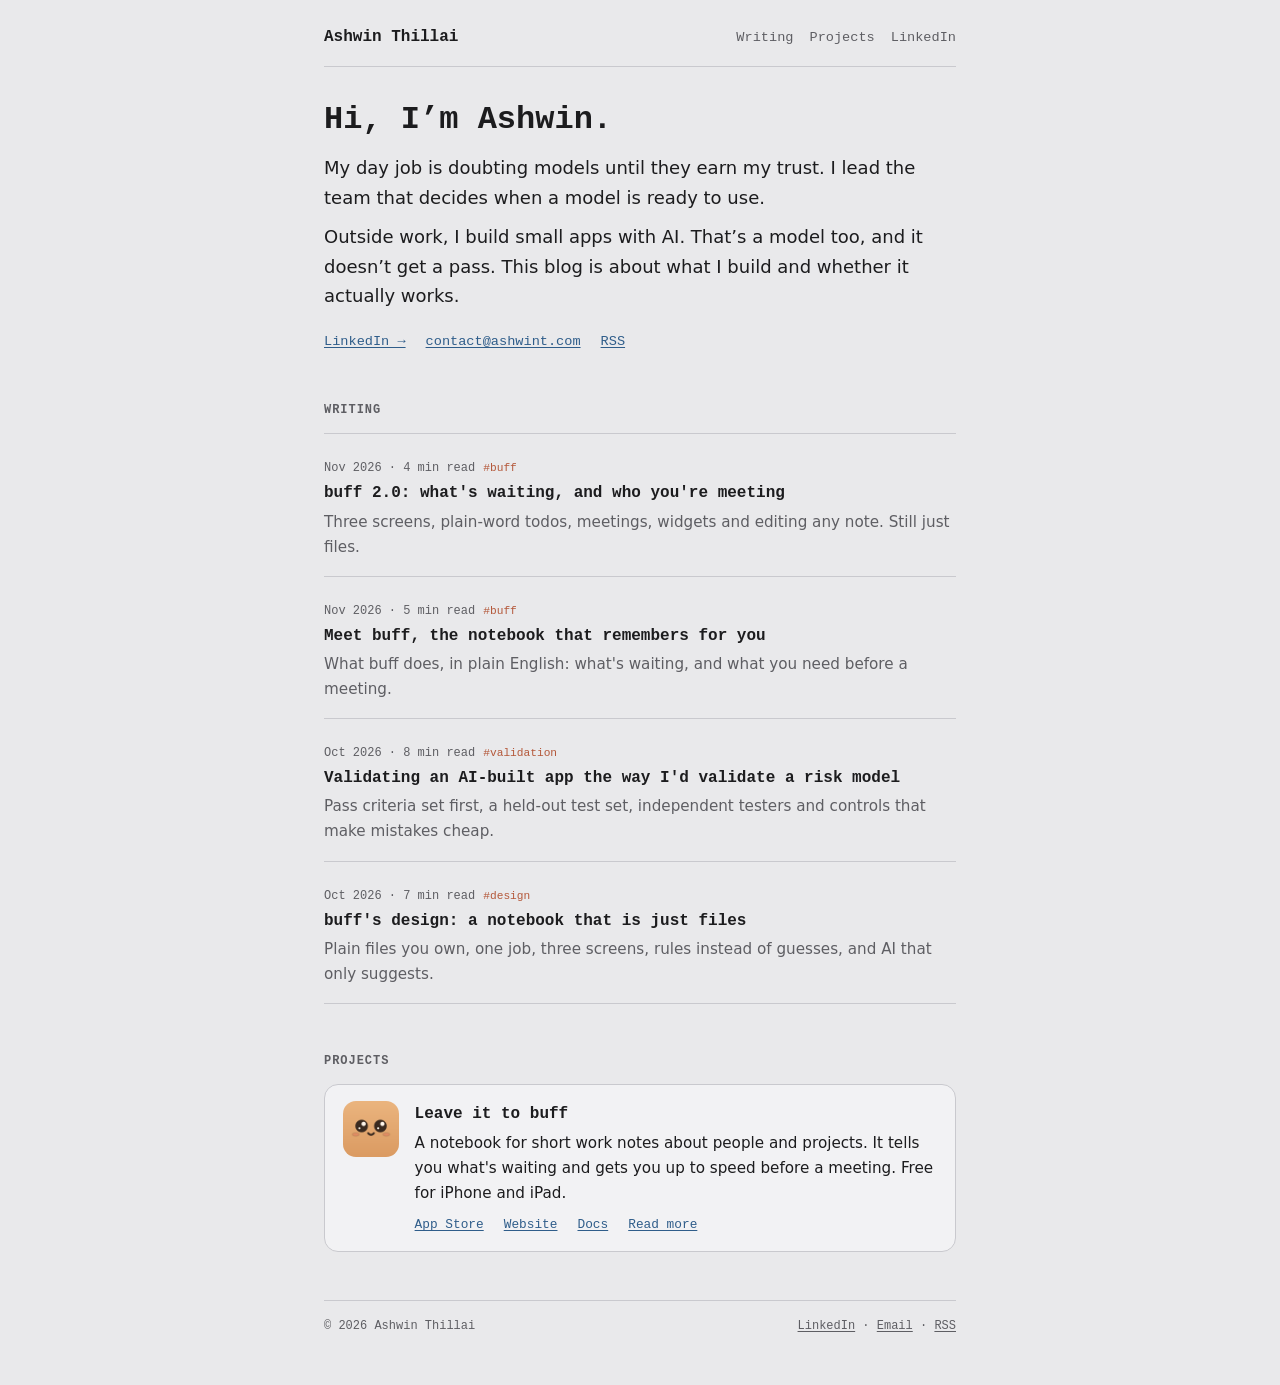
<file: index.html>
<!doctype html>
<html lang="en">
<head>
<meta charset="utf-8">
<meta name="viewport" content="width=device-width, initial-scale=1">
<title>Ashwin Thillai</title>
<meta name="description" content="Ashwin Thillai doubts models for a living and builds small apps with AI. I write about what I build and how I check that it works.">
<meta name="author" content="Ashwin Thillai">
<meta property="og:title" content="Ashwin Thillai">
<meta property="og:description" content="Writing about building and validating AI-built software.">
<meta property="og:url" content="https://ashwint.com/">
<meta name="color-scheme" content="light dark">
<link rel="icon" href="/favicon.svg" type="image/svg+xml">
<link rel="alternate" type="application/atom+xml" title="Ashwin Thillai — Writing" href="/writing/feed.xml">
<link rel="stylesheet" href="/writing/style.css?v=2">
</head>
<body>
<header class="site-header">
  <a class="name" href="/">Ashwin Thillai</a>
  <nav><a href="/writing/">Writing</a><a href="/#projects">Projects</a><a href="https://www.linkedin.com/in/ashwinthillai">LinkedIn</a></nav>
</header>

<section class="intro">
  <h1>Hi, I’m Ashwin.</h1>
  <p>My day job is doubting models until they earn my trust. I lead the team that decides when a model is ready to use.</p>
  <p>Outside work, I build small apps with AI. That’s a model too, and it doesn’t get a pass. This blog is about what I build and whether it actually works.</p>
  <ul class="links">
    <li><a href="https://www.linkedin.com/in/ashwinthillai">LinkedIn →</a></li>
    <li><a href="mailto:contact@ashwint.com">contact@ashwint.com</a></li>
    <li><a href="/writing/feed.xml">RSS</a></li>
  </ul>
</section>

<h2 class="eyebrow" id="writing">Writing</h2>
<ul class="posts">
  <li>
    <span class="post-meta">Nov 2026 · 4 min read</span><span class="tag">#buff</span>
    <h3><a href="/writing/buff-2/">buff 2.0: what's waiting, and who you're meeting</a></h3>
    <p>Three screens, plain-word todos, meetings, widgets and editing any note. Still just files.</p>
  </li>
  <li>
    <span class="post-meta">Nov 2026 · 5 min read</span><span class="tag">#buff</span>
    <h3><a href="/writing/meet-buff/">Meet buff, the notebook that remembers for you</a></h3>
    <p>What buff does, in plain English: what's waiting, and what you need before a meeting.</p>
  </li>
  <li>
    <span class="post-meta">Oct 2026 · 8 min read</span><span class="tag">#validation</span>
    <h3><a href="/writing/validating-buff/">Validating an AI-built app the way I'd validate a risk model</a></h3>
    <p>Pass criteria set first, a held-out test set, independent testers and controls that make mistakes cheap.</p>
  </li>
  <li>
    <span class="post-meta">Oct 2026 · 7 min read</span><span class="tag">#design</span>
    <h3><a href="/writing/buff-design/">buff's design: a notebook that is just files</a></h3>
    <p>Plain files you own, one job, three screens, rules instead of guesses, and AI that only suggests.</p>
  </li>
</ul>

<h2 class="eyebrow" id="projects">Projects</h2>
<div class="project">
  <img src="/assets/buff-icon.png" alt="">
  <div>
    <h3>Leave it to buff</h3>
    <p>A notebook for short work notes about people and projects. It tells you what's waiting and gets you up to speed before a meeting. Free for iPhone and iPad.</p>
    <ul class="links">
      <li><a href="https://apps.apple.com/app/leave-it-to-buff/id6819407778">App Store</a></li>
      <li><a href="/buff-app/">Website</a></li>
      <li><a href="/buff-app/docs/">Docs</a></li>
      <li><a href="/writing/meet-buff/">Read more</a></li>
    </ul>
  </div>
</div>

<footer class="site-footer">
  <span>© 2026 Ashwin Thillai</span>
  <span><a href="https://www.linkedin.com/in/ashwinthillai">LinkedIn</a> · <a href="mailto:contact@ashwint.com">Email</a> · <a href="/writing/feed.xml">RSS</a></span>
</footer>
</body>
</html>
</file>
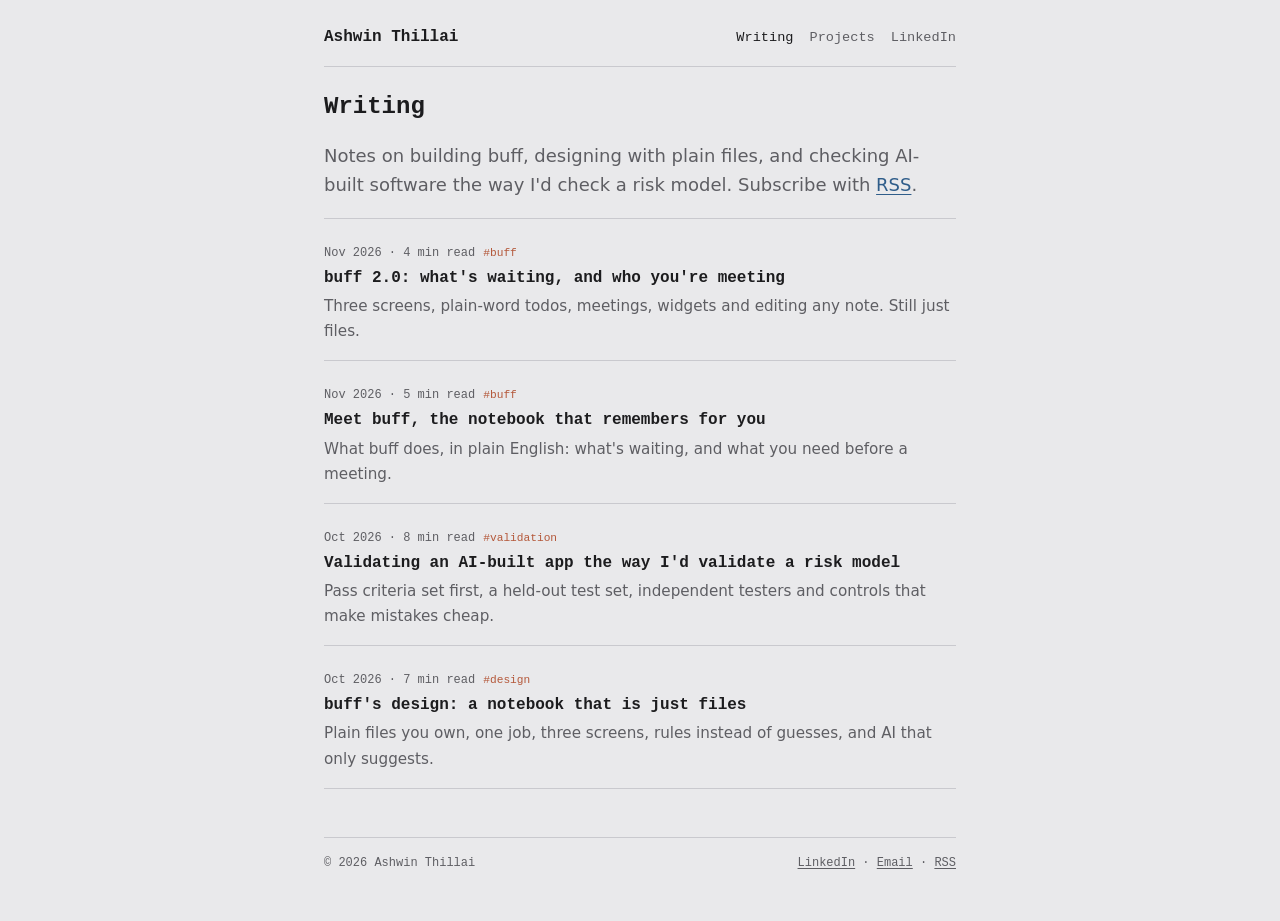
<file: writing/index.html>
<!doctype html>
<html lang="en">
<head>
<meta charset="utf-8">
<meta name="viewport" content="width=device-width, initial-scale=1">
<title>Writing · Ashwin Thillai</title>
<meta name="description" content="Writing by Ashwin Thillai about building and validating AI-built software.">
<meta name="color-scheme" content="light dark">
<link rel="icon" href="/favicon.svg" type="image/svg+xml">
<link rel="alternate" type="application/atom+xml" title="Ashwin Thillai — Writing" href="/writing/feed.xml">
<link rel="stylesheet" href="/writing/style.css?v=2">
</head>
<body>
<header class="site-header">
  <a class="name" href="/">Ashwin Thillai</a>
  <nav><a href="/writing/" aria-current="page">Writing</a><a href="/#projects">Projects</a><a href="https://www.linkedin.com/in/ashwinthillai">LinkedIn</a></nav>
</header>
<h1>Writing</h1>
<p class="quiet">Notes on building buff, designing with plain files, and checking AI-built software the way I'd check a risk model. Subscribe with <a href="/writing/feed.xml">RSS</a>.</p>
<ul class="posts">
  <li>
    <span class="post-meta">Nov 2026 · 4 min read</span><span class="tag">#buff</span>
    <h3><a href="/writing/buff-2/">buff 2.0: what's waiting, and who you're meeting</a></h3>
    <p>Three screens, plain-word todos, meetings, widgets and editing any note. Still just files.</p>
  </li>
  <li>
    <span class="post-meta">Nov 2026 · 5 min read</span><span class="tag">#buff</span>
    <h3><a href="/writing/meet-buff/">Meet buff, the notebook that remembers for you</a></h3>
    <p>What buff does, in plain English: what's waiting, and what you need before a meeting.</p>
  </li>
  <li>
    <span class="post-meta">Oct 2026 · 8 min read</span><span class="tag">#validation</span>
    <h3><a href="/writing/validating-buff/">Validating an AI-built app the way I'd validate a risk model</a></h3>
    <p>Pass criteria set first, a held-out test set, independent testers and controls that make mistakes cheap.</p>
  </li>
  <li>
    <span class="post-meta">Oct 2026 · 7 min read</span><span class="tag">#design</span>
    <h3><a href="/writing/buff-design/">buff's design: a notebook that is just files</a></h3>
    <p>Plain files you own, one job, three screens, rules instead of guesses, and AI that only suggests.</p>
  </li>
</ul>
<footer class="site-footer">
  <span>© 2026 Ashwin Thillai</span>
  <span><a href="https://www.linkedin.com/in/ashwinthillai">LinkedIn</a> · <a href="mailto:contact@ashwint.com">Email</a> · <a href="/writing/feed.xml">RSS</a></span>
</footer>
</body>
</html>
</file>
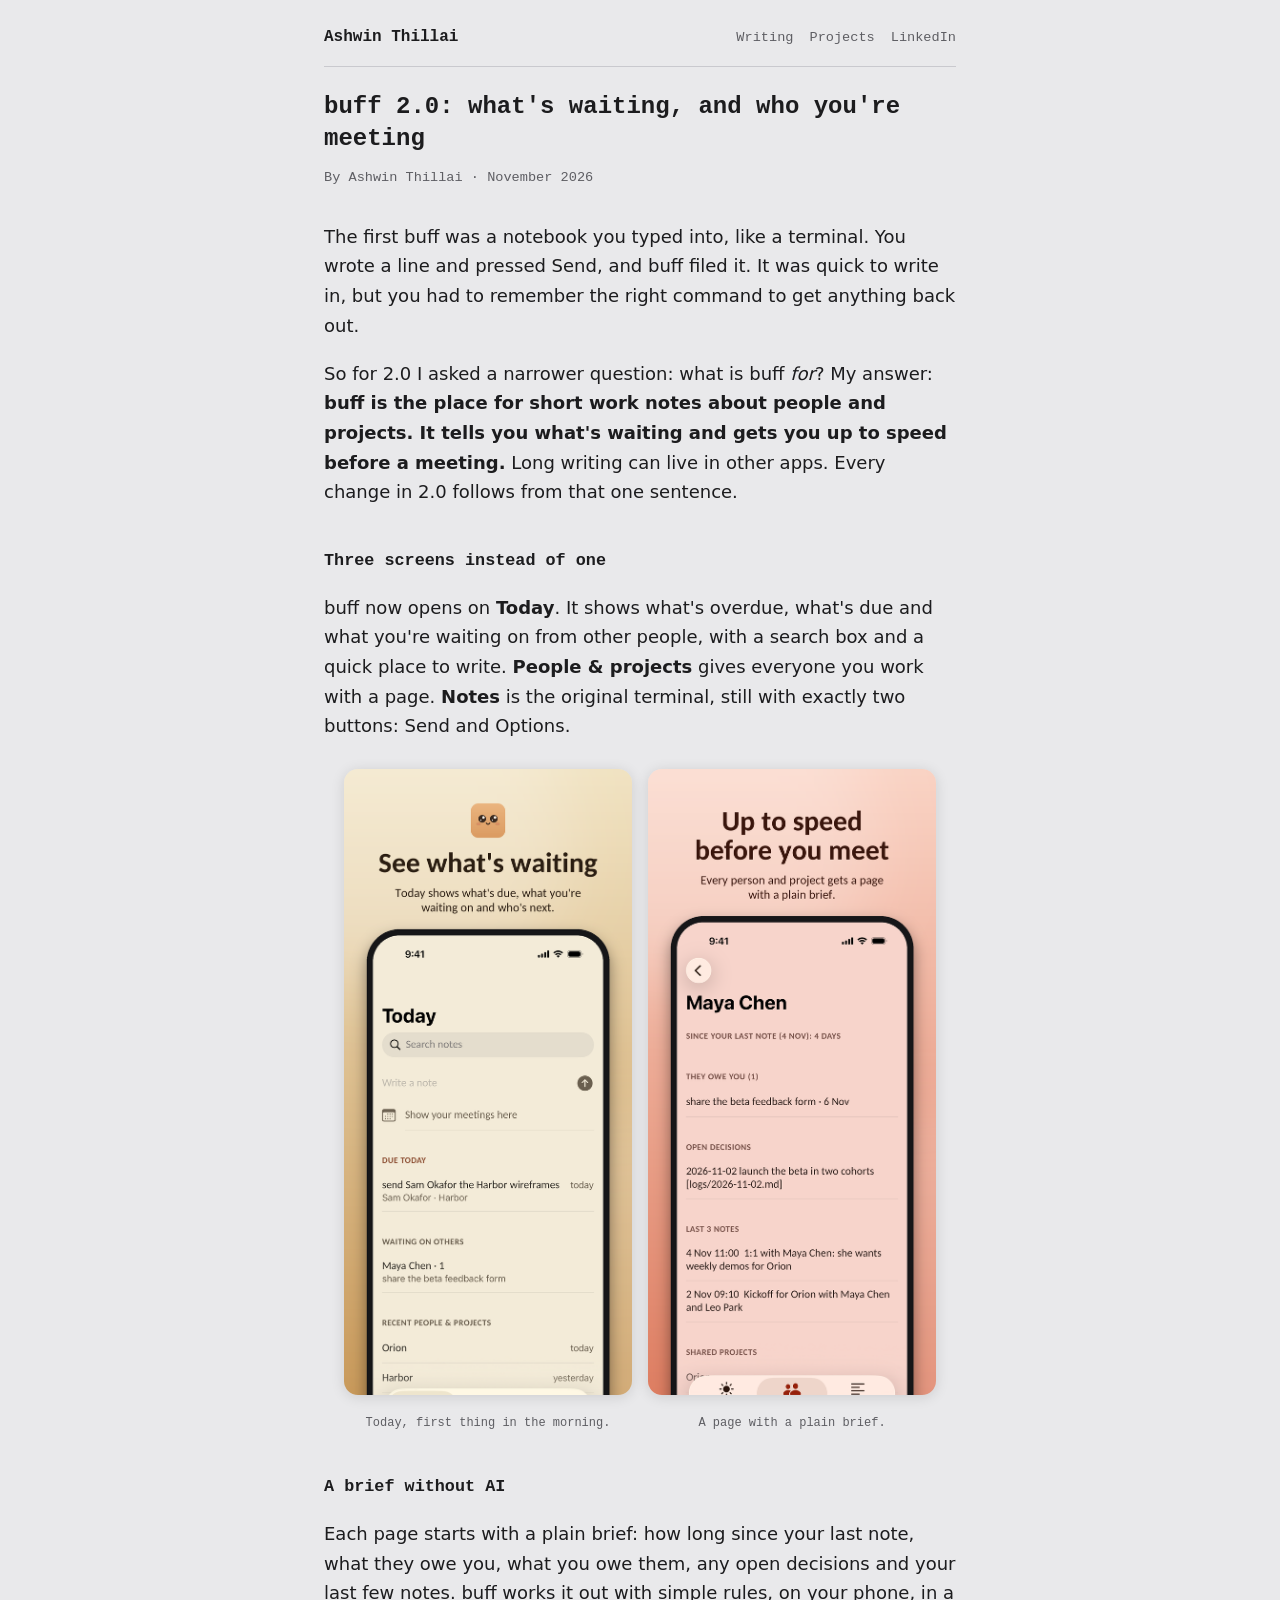
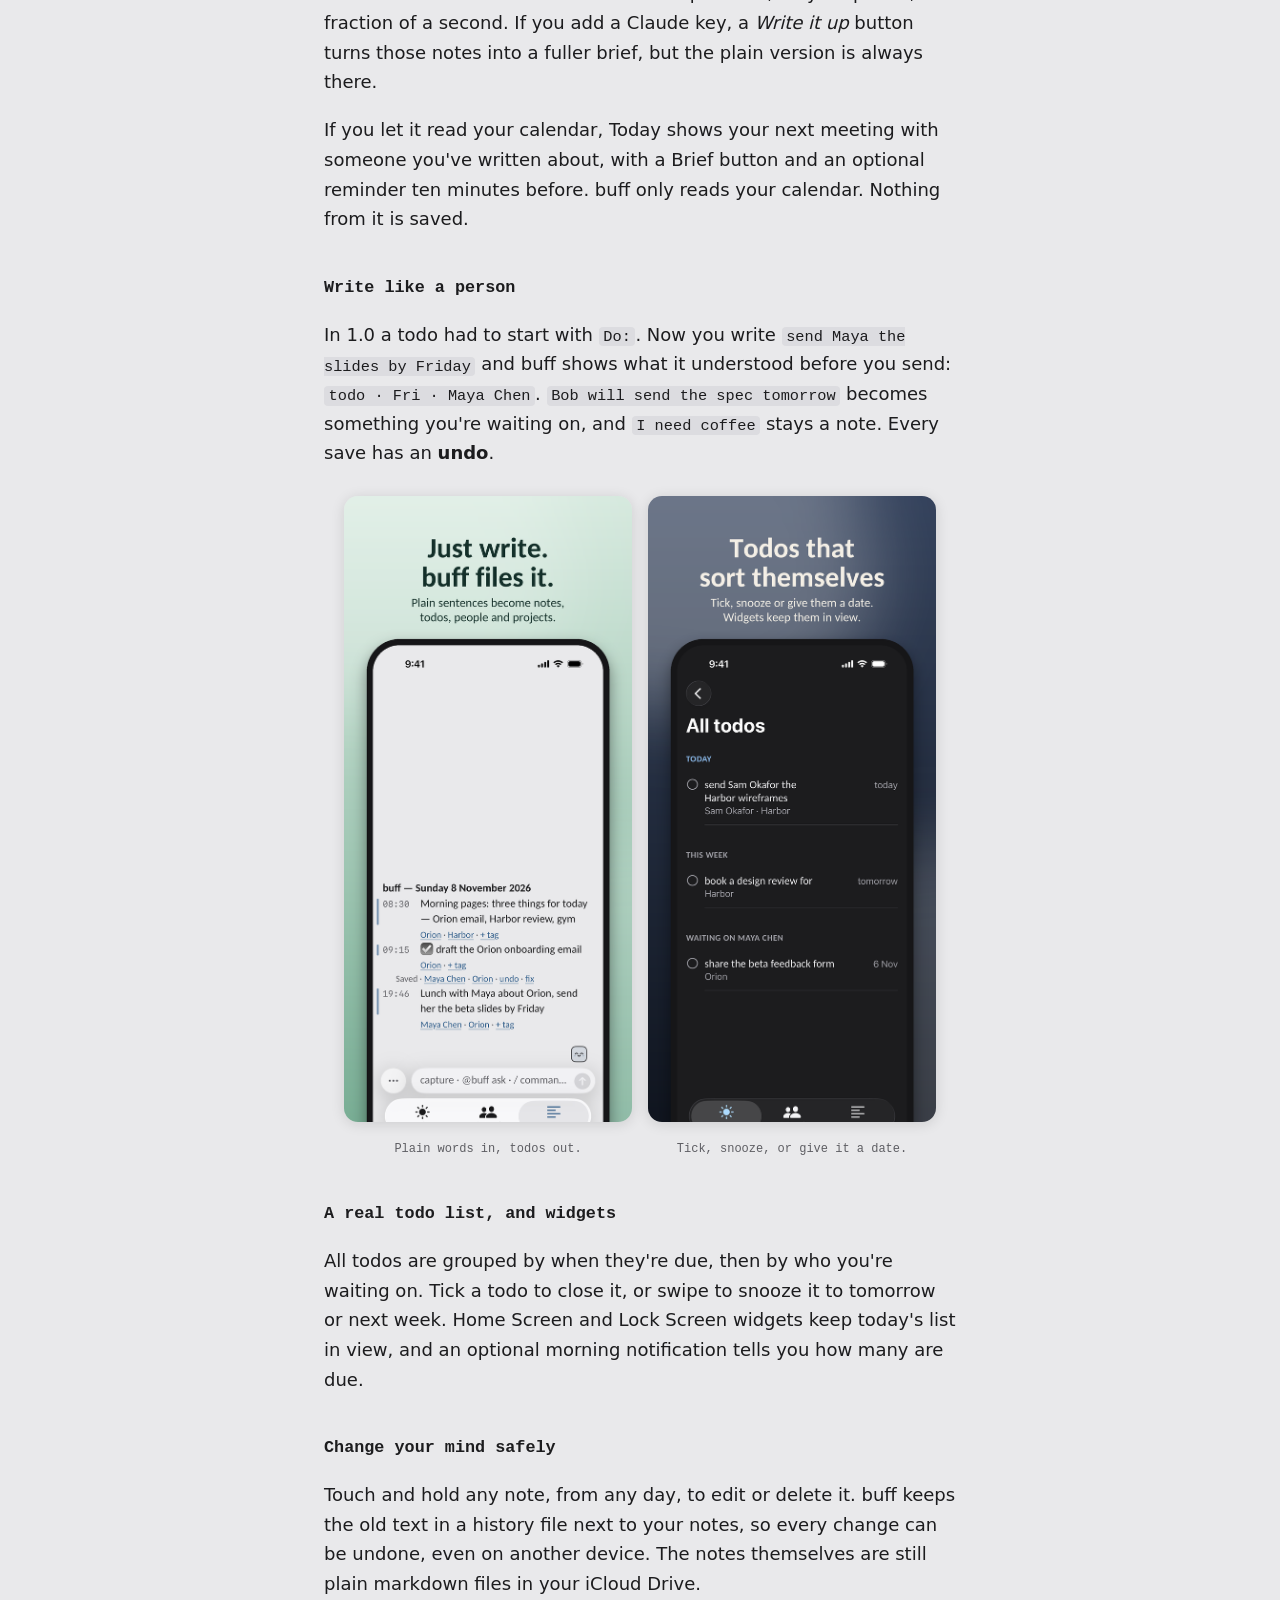
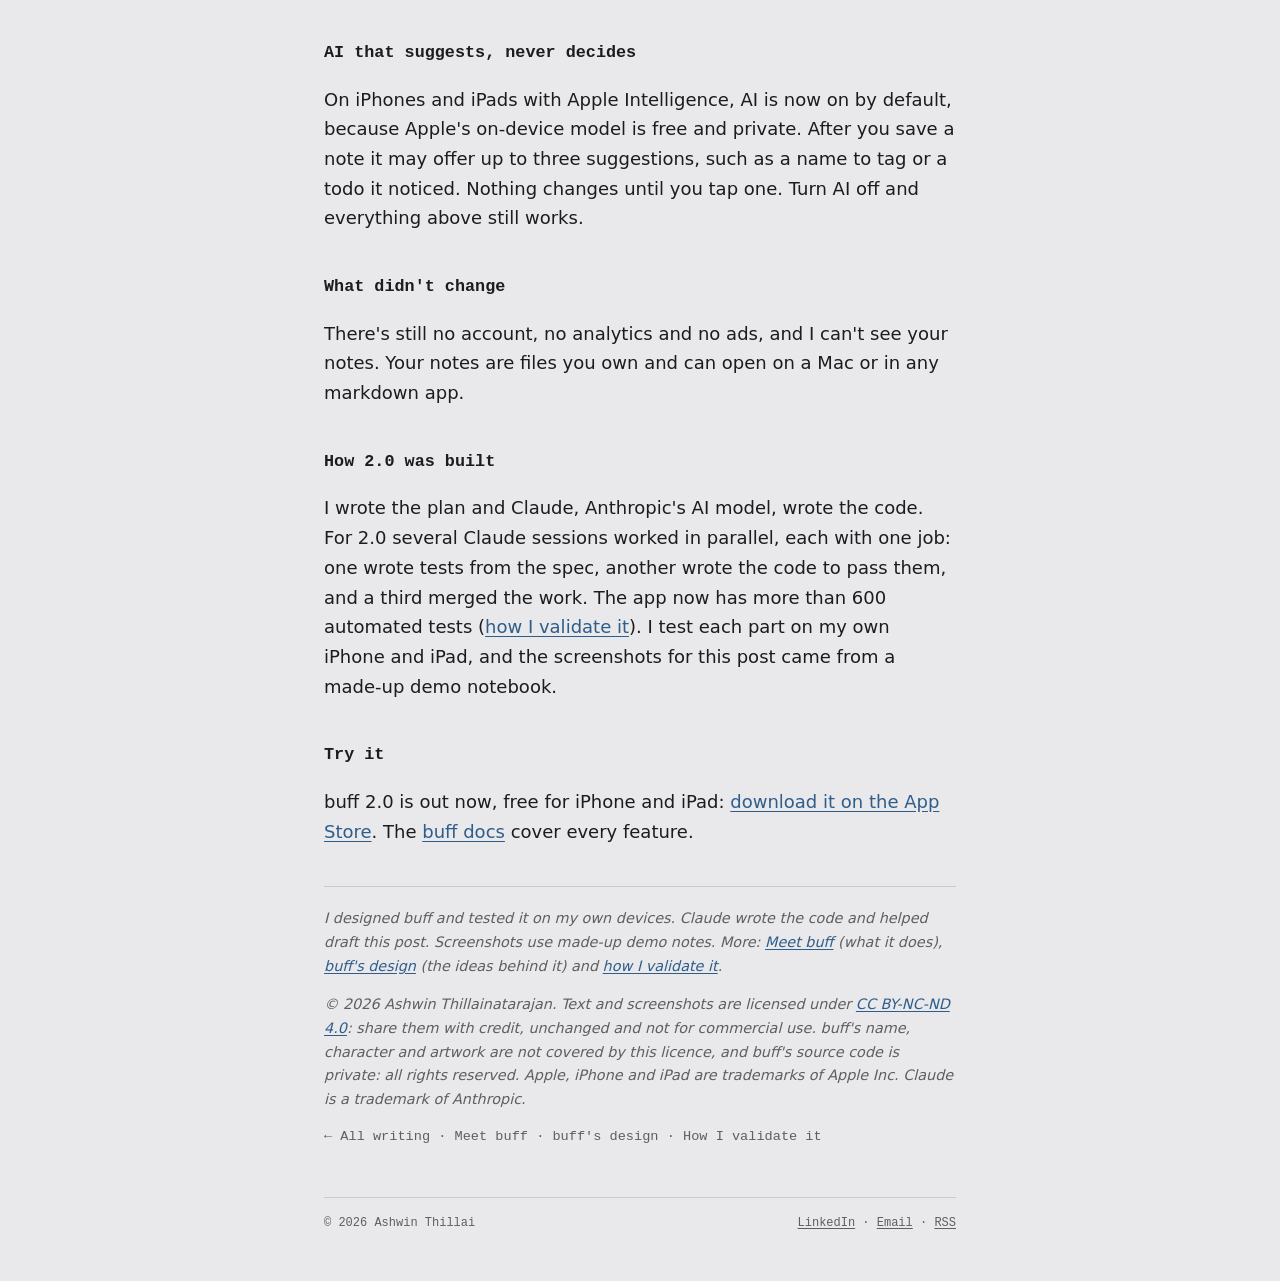
<file: writing/buff-2/index.html>
<!doctype html>
<html lang="en">
<head>
<meta charset="utf-8">
<meta name="viewport" content="width=device-width, initial-scale=1">
<title>buff 2.0: what's waiting, and who you're meeting · ashwinthillai</title>
<meta name="description" content="buff 2.0 turns a typed notebook into the place for short work notes about people and projects. It tells you what's waiting and gets you up to speed before a meeting.">
<meta name="author" content="Ashwin Thillai">
<meta property="og:title" content="buff 2.0: what's waiting, and who you're meeting">
<meta property="og:description" content="Three screens, plain-word todos, meetings, widgets and editing any note. Still just files.">
<meta property="og:image" content="https://ashwint.com/writing/assets/v2/01-today.png">
<meta name="color-scheme" content="light dark">
<link rel="icon" href="/favicon.svg" type="image/svg+xml">
<link rel="alternate" type="application/atom+xml" title="Ashwin Thillai — Writing" href="/writing/feed.xml">
<link rel="stylesheet" href="/writing/style.css?v=2">
</head>
<body>
<header class="site-header">
  <a class="name" href="/">Ashwin Thillai</a>
  <nav><a href="/writing/">Writing</a><a href="/#projects">Projects</a><a href="https://www.linkedin.com/in/ashwinthillai">LinkedIn</a></nav>
</header>

<h1>buff 2.0: what's waiting, and who you're meeting</h1>
<p class="byline">By Ashwin Thillai · November 2026</p>

<p>The first buff was a notebook you typed into, like a terminal. You wrote a line and pressed Send, and buff filed it. It was quick to write in, but you had to remember the right command to get anything back out.</p>

<p>So for 2.0 I asked a narrower question: what is buff <em>for</em>? My answer: <strong>buff is the place for short work notes about people and projects. It tells you what's waiting and gets you up to speed before a meeting.</strong> Long writing can live in other apps. Every change in 2.0 follows from that one sentence.</p>

<h2>Three screens instead of one</h2>

<p>buff now opens on <strong>Today</strong>. It shows what's overdue, what's due and what you're waiting on from other people, with a search box and a quick place to write. <strong>People &amp; projects</strong> gives everyone you work with a page. <strong>Notes</strong> is the original terminal, still with exactly two buttons: Send and Options.</p>

<figure class="pair">
  <div><img src="/writing/assets/v2/01-today.png" alt="Today: what's due, what you're waiting on and recent people and projects" loading="lazy"><figcaption>Today, first thing in the morning.</figcaption></div>
  <div><img src="/writing/assets/v2/02-page.png" alt="Maya Chen's page: what she owes you, open decisions and the last notes" loading="lazy"><figcaption>A page with a plain brief.</figcaption></div>
</figure>

<h2>A brief without AI</h2>

<p>Each page starts with a plain brief: how long since your last note, what they owe you, what you owe them, any open decisions and your last few notes. buff works it out with simple rules, on your phone, in a fraction of a second. If you add a Claude key, a <em>Write it up</em> button turns those notes into a fuller brief, but the plain version is always there.</p>

<p>If you let it read your calendar, Today shows your next meeting with someone you've written about, with a Brief button and an optional reminder ten minutes before. buff only reads your calendar. Nothing from it is saved.</p>

<h2>Write like a person</h2>

<p>In 1.0 a todo had to start with <code>Do:</code>. Now you write <code>send Maya the slides by Friday</code> and buff shows what it understood before you send: <code>todo · Fri · Maya Chen</code>. <code>Bob will send the spec tomorrow</code> becomes something you're waiting on, and <code>I need coffee</code> stays a note. Every save has an <strong>undo</strong>.</p>

<figure class="pair">
  <div><img src="/writing/assets/v2/04-capture.png" alt="A plain sentence saved as a note, with its todo, person and project" loading="lazy"><figcaption>Plain words in, todos out.</figcaption></div>
  <div><img src="/writing/assets/v2/03-todos.png" alt="All todos sorted into Today, This week and Waiting, in dark mode" loading="lazy"><figcaption>Tick, snooze, or give it a date.</figcaption></div>
</figure>

<h2>A real todo list, and widgets</h2>

<p>All todos are grouped by when they're due, then by who you're waiting on. Tick a todo to close it, or swipe to snooze it to tomorrow or next week. Home Screen and Lock Screen widgets keep today's list in view, and an optional morning notification tells you how many are due.</p>

<h2>Change your mind safely</h2>

<p>Touch and hold any note, from any day, to edit or delete it. buff keeps the old text in a history file next to your notes, so every change can be undone, even on another device. The notes themselves are still plain markdown files in your iCloud Drive.</p>

<h2>AI that suggests, never decides</h2>

<p>On iPhones and iPads with Apple Intelligence, AI is now on by default, because Apple's on-device model is free and private. After you save a note it may offer up to three suggestions, such as a name to tag or a todo it noticed. Nothing changes until you tap one. Turn AI off and everything above still works.</p>

<h2>What didn't change</h2>

<p>There's still no account, no analytics and no ads, and I can't see your notes. Your notes are files you own and can open on a Mac or in any markdown app.</p>

<h2>How 2.0 was built</h2>

<p>I wrote the plan and Claude, Anthropic's AI model, wrote the code. For 2.0 several Claude sessions worked in parallel, each with one job: one wrote tests from the spec, another wrote the code to pass them, and a third merged the work. The app now has more than 600 automated tests (<a href="/writing/validating-buff/">how I validate it</a>). I test each part on my own iPhone and iPad, and the screenshots for this post came from a made-up demo notebook.</p>

<h2>Try it</h2>

<p>buff 2.0 is out now, free for iPhone and iPad: <a href="https://apps.apple.com/app/leave-it-to-buff/id6819407778">download it on the App Store</a>. The <a href="/buff-app/docs/">buff docs</a> cover every feature.</p>

<hr>
<p class="note">I designed buff and tested it on my own devices. Claude wrote the code and helped draft this post. Screenshots use made-up demo notes. More: <a href="/writing/meet-buff/">Meet buff</a> (what it does), <a href="/writing/buff-design/">buff's design</a> (the ideas behind it) and <a href="/writing/validating-buff/">how I validate it</a>.</p>

<p class="note">© 2026 Ashwin Thillainatarajan. Text and screenshots are licensed under <a href="https://creativecommons.org/licenses/by-nc-nd/4.0/">CC BY-NC-ND 4.0</a>: share them with credit, unchanged and not for commercial use. buff's name, character and artwork are not covered by this licence, and buff's source code is private: all rights reserved. Apple, iPhone and iPad are trademarks of Apple Inc. Claude is a trademark of Anthropic.</p>

<p class="back"><a class="back" href="/writing/">← All writing</a> · <a class="back" href="/writing/meet-buff/">Meet buff</a> · <a class="back" href="/writing/buff-design/">buff's design</a> · <a class="back" href="/writing/validating-buff/">How I validate it</a></p>
<footer class="site-footer">
  <span>© 2026 Ashwin Thillai</span>
  <span><a href="https://www.linkedin.com/in/ashwinthillai">LinkedIn</a> · <a href="mailto:contact@ashwint.com">Email</a> · <a href="/writing/feed.xml">RSS</a></span>
</footer>
</body>
</html>
</file>
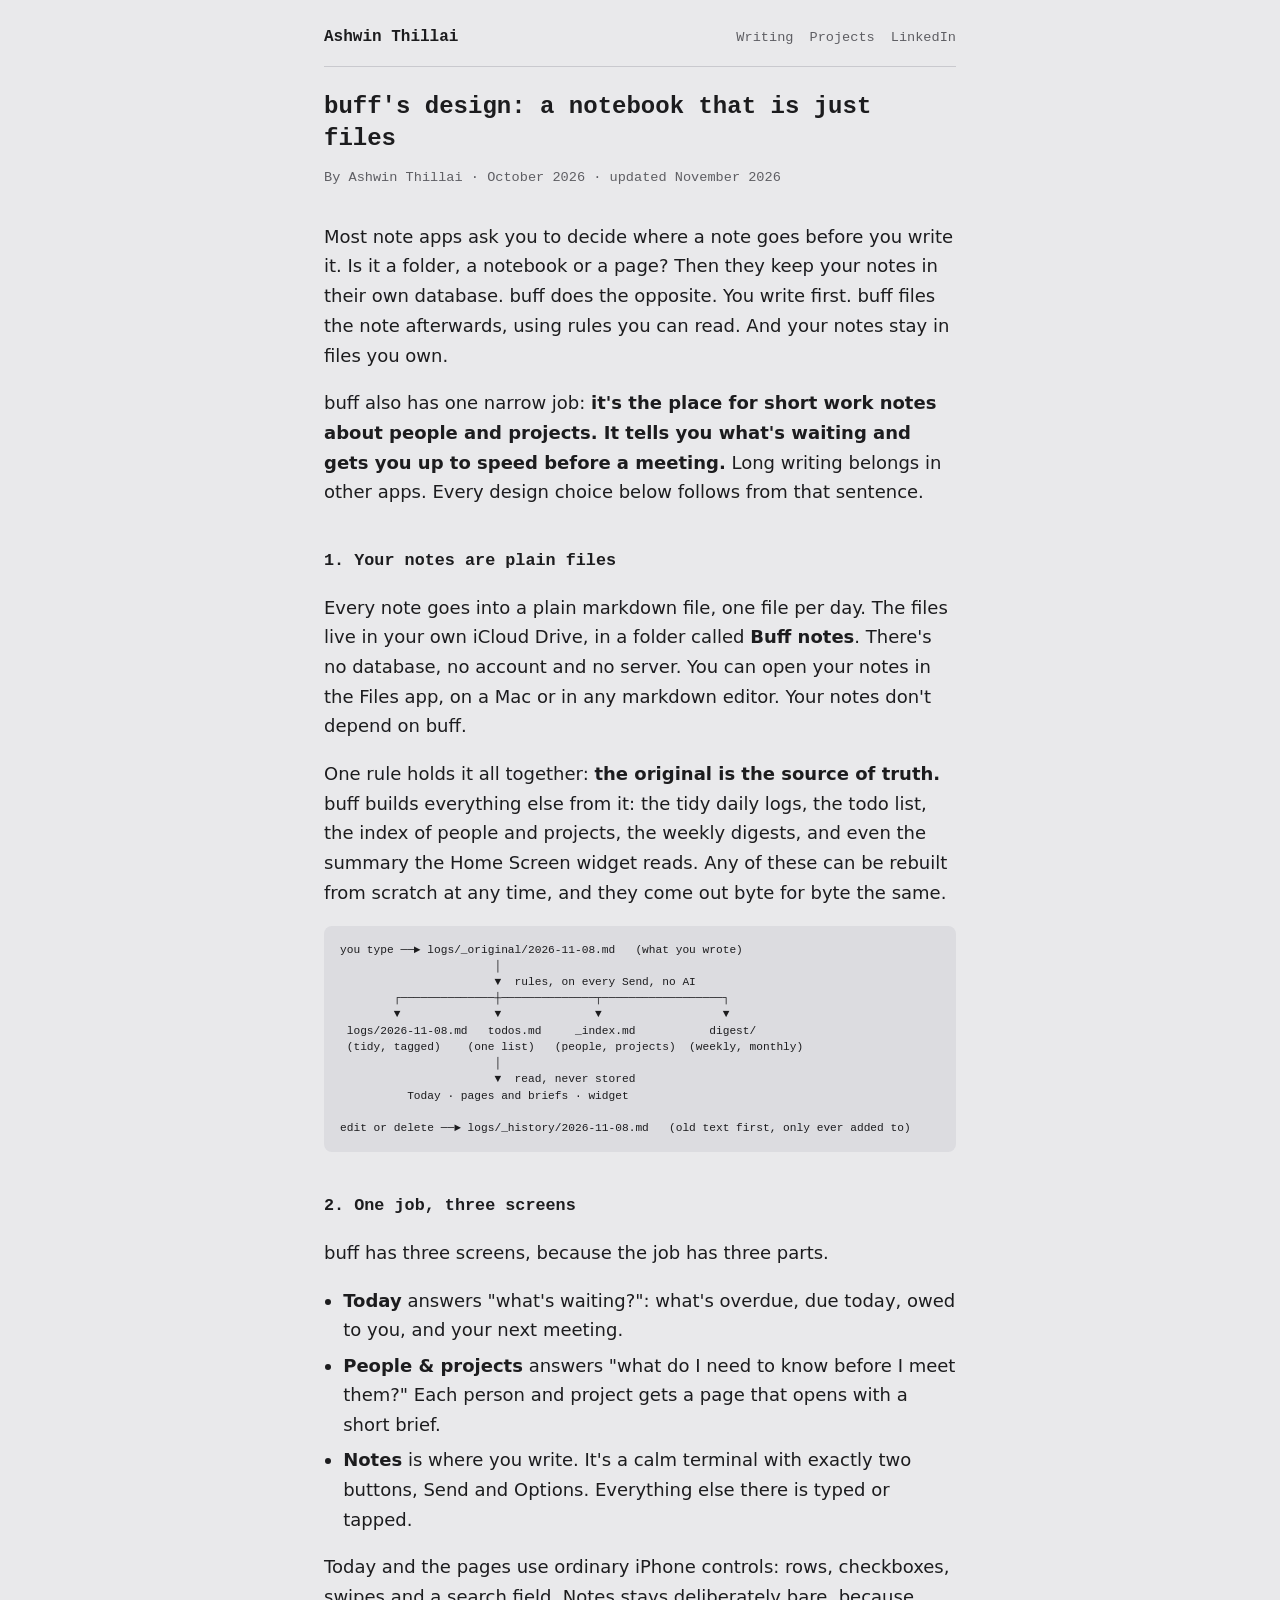
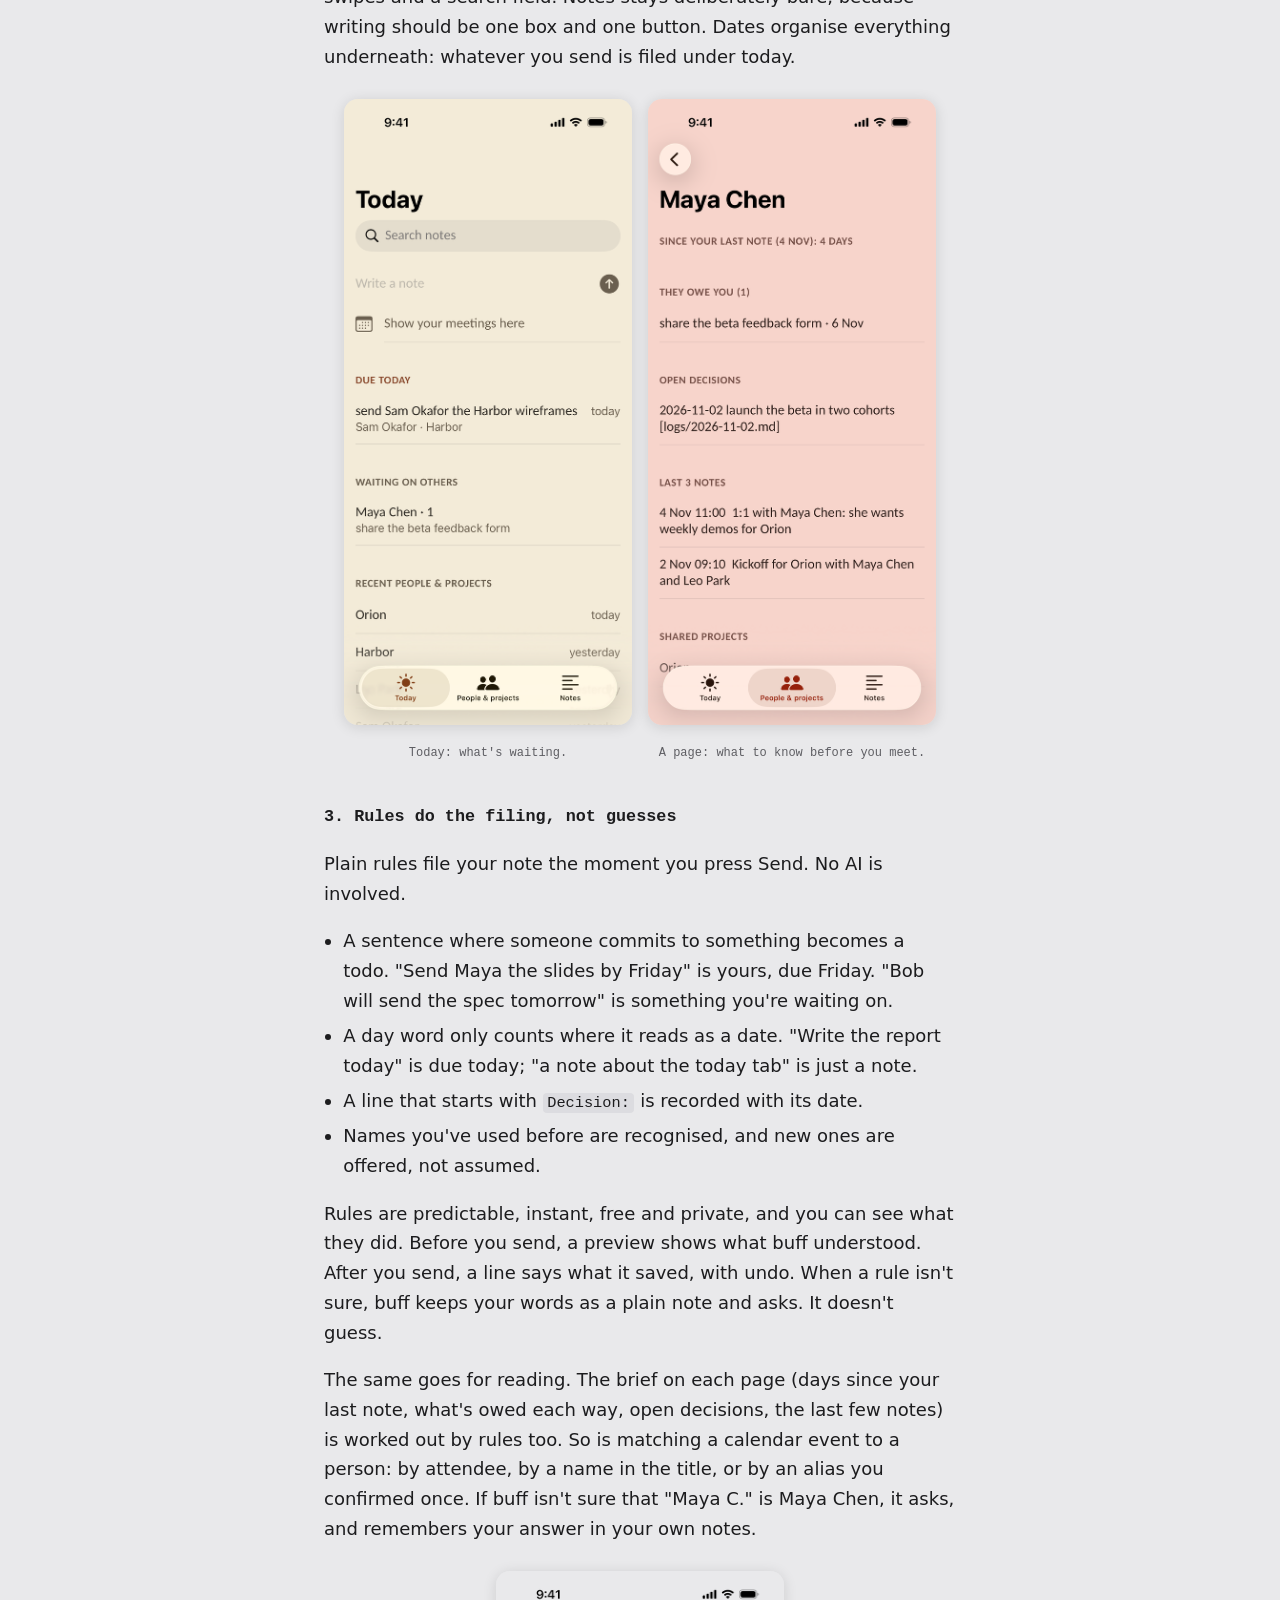
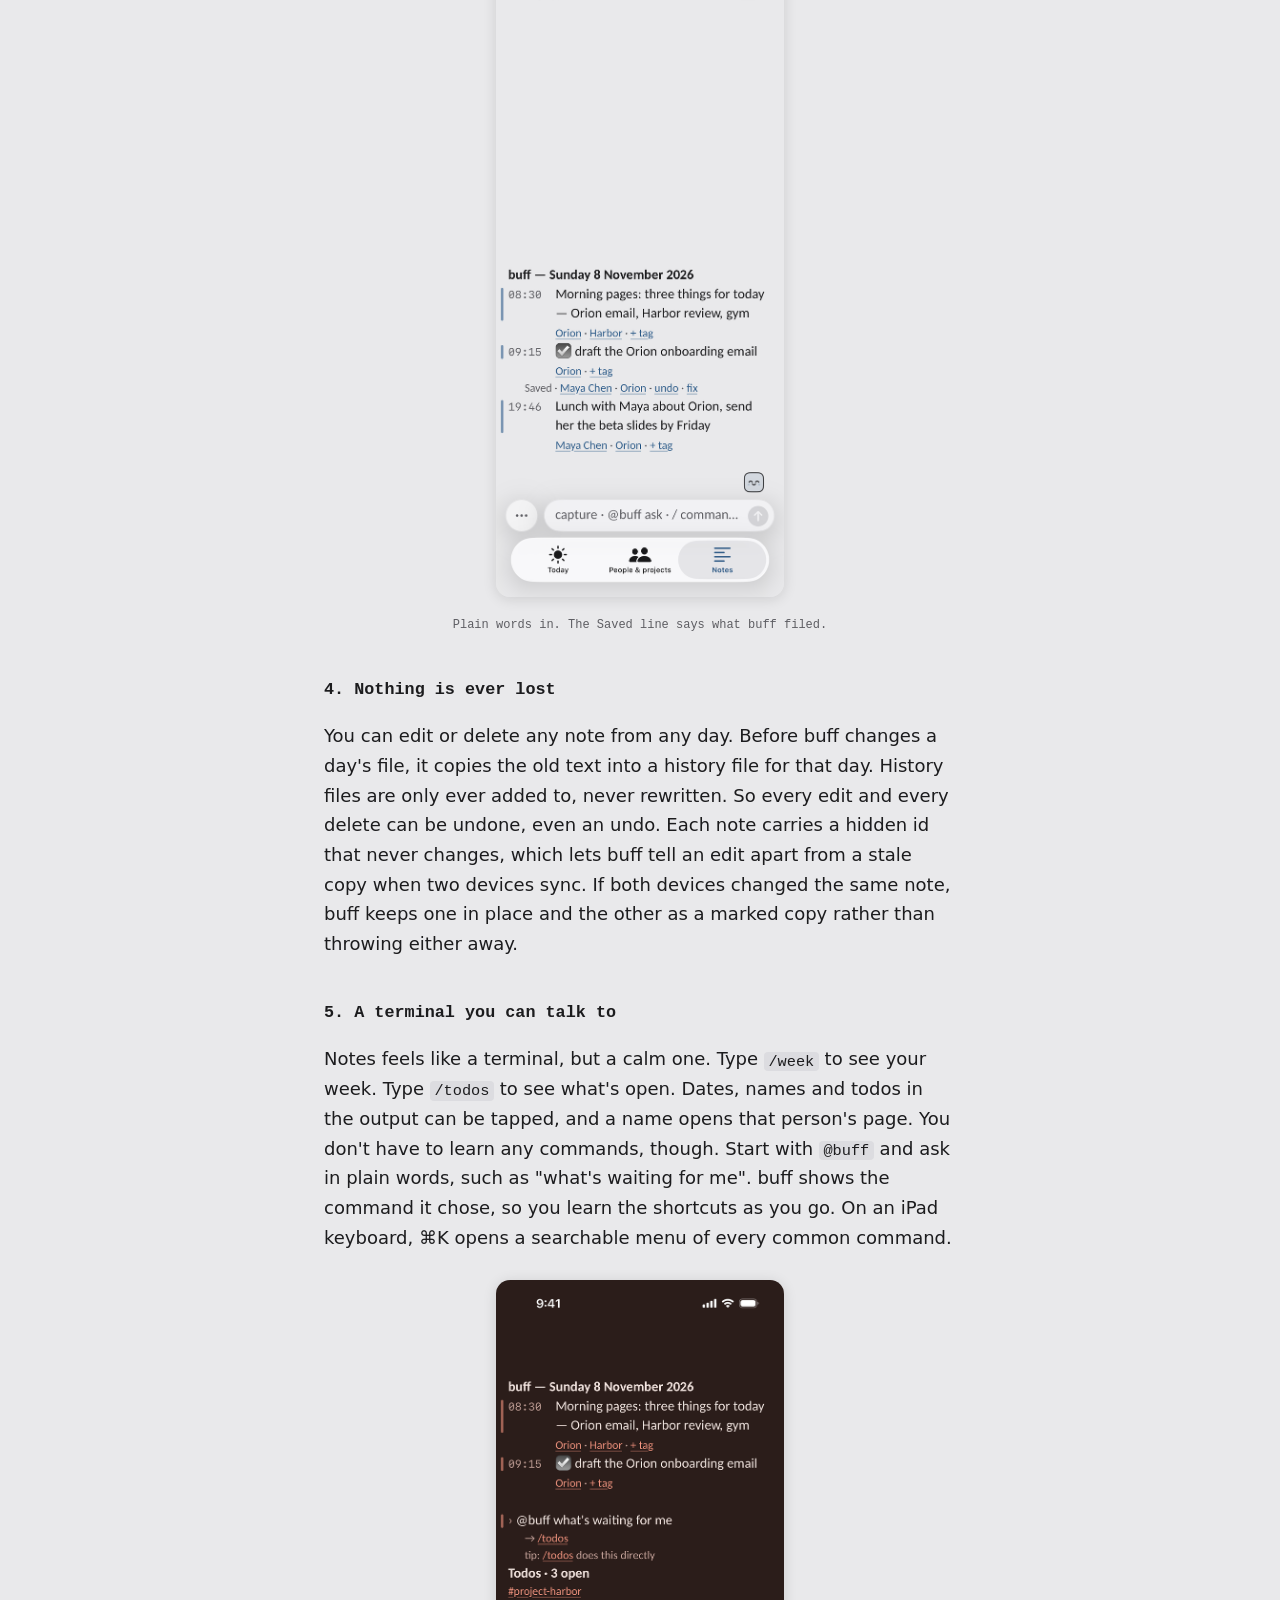
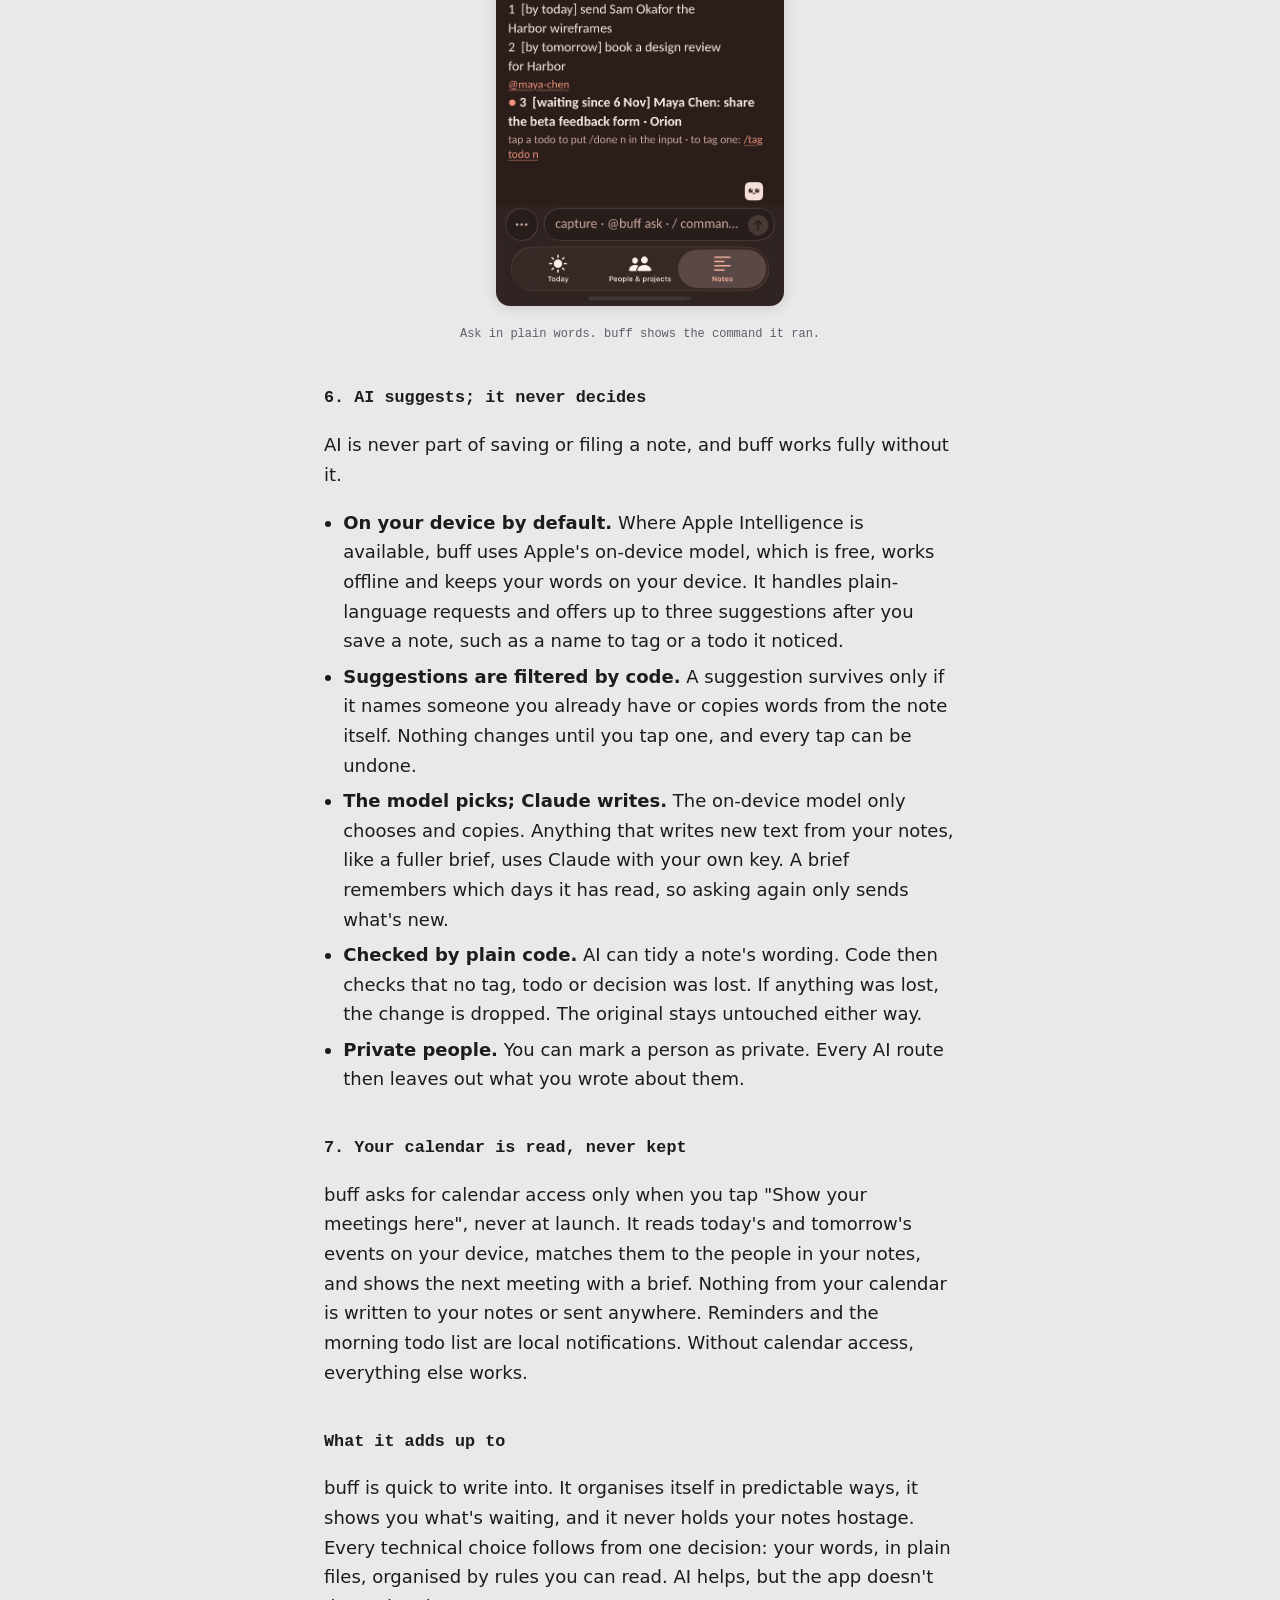
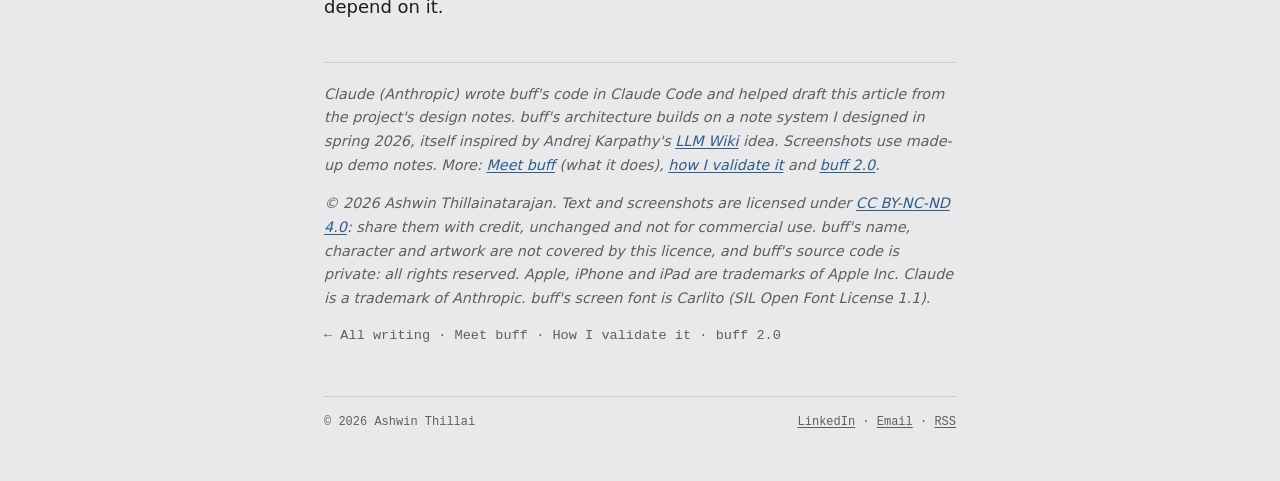
<file: writing/buff-design/index.html>
<!doctype html>
<html lang="en">
<head>
<meta charset="utf-8">
<meta name="viewport" content="width=device-width, initial-scale=1">
<title>buff's design: a notebook that is just files · ashwinthillai</title>
<meta name="description" content="What makes buff different from other note apps: plain files you own, one job, three screens, rules instead of guesses, nothing ever lost, and AI that only suggests.">
<meta name="author" content="Ashwin Thillai">
<meta name="color-scheme" content="light dark">
<link rel="icon" href="/favicon.svg" type="image/svg+xml">
<link rel="alternate" type="application/atom+xml" title="Ashwin Thillai — Writing" href="/writing/feed.xml">
<link rel="stylesheet" href="/writing/style.css?v=2">
</head>
<body>
<header class="site-header">
  <a class="name" href="/">Ashwin Thillai</a>
  <nav><a href="/writing/">Writing</a><a href="/#projects">Projects</a><a href="https://www.linkedin.com/in/ashwinthillai">LinkedIn</a></nav>
</header>

<h1>buff's design: a notebook that is just files</h1>
<p class="byline">By Ashwin Thillai · October 2026 · updated November 2026</p>

<p>Most note apps ask you to decide where a note goes before you write it. Is it a folder, a notebook or a page? Then they keep your notes in their own database. buff does the opposite. You write first. buff files the note afterwards, using rules you can read. And your notes stay in files you own.</p>

<p>buff also has one narrow job: <strong>it's the place for short work notes about people and projects. It tells you what's waiting and gets you up to speed before a meeting.</strong> Long writing belongs in other apps. Every design choice below follows from that sentence.</p>

<h2>1. Your notes are plain files</h2>

<p>Every note goes into a plain markdown file, one file per day. The files live in your own iCloud Drive, in a folder called <strong>Buff notes</strong>. There's no database, no account and no server. You can open your notes in the Files app, on a Mac or in any markdown editor. Your notes don't depend on buff.</p>

<p>One rule holds it all together: <strong>the original is the source of truth.</strong> buff builds everything else from it: the tidy daily logs, the todo list, the index of people and projects, the weekly digests, and even the summary the Home Screen widget reads. Any of these can be rebuilt from scratch at any time, and they come out byte for byte the same.</p>

<pre>you type ──► logs/_original/2026-11-08.md   (what you wrote)
                       │
                       ▼  rules, on every Send, no AI
        ┌──────────────┼──────────────┬──────────────────┐
        ▼              ▼              ▼                  ▼
 logs/2026-11-08.md   todos.md     _index.md           digest/
 (tidy, tagged)    (one list)   (people, projects)  (weekly, monthly)
                       │
                       ▼  read, never stored
          Today · pages and briefs · widget

edit or delete ──► logs/_history/2026-11-08.md   (old text first, only ever added to)</pre>

<h2>2. One job, three screens</h2>

<p>buff has three screens, because the job has three parts.</p>
<ul>
  <li><strong>Today</strong> answers "what's waiting?": what's overdue, due today, owed to you, and your next meeting.</li>
  <li><strong>People &amp; projects</strong> answers "what do I need to know before I meet them?" Each person and project gets a page that opens with a short brief.</li>
  <li><strong>Notes</strong> is where you write. It's a calm terminal with exactly two buttons, Send and Options. Everything else there is typed or tapped.</li>
</ul>
<p>Today and the pages use ordinary iPhone controls: rows, checkboxes, swipes and a search field. Notes stays deliberately bare, because writing should be one box and one button. Dates organise everything underneath: whatever you send is filed under today.</p>

<figure class="pair">
  <div><img src="/writing/assets/screens/01-today.png" alt="Today: what's due, what you're waiting on and recent people and projects" loading="lazy"><figcaption>Today: what's waiting.</figcaption></div>
  <div><img src="/writing/assets/screens/02-page.png" alt="Maya Chen's page with a brief: what she owes you, open decisions and the last notes" loading="lazy"><figcaption>A page: what to know before you meet.</figcaption></div>
</figure>

<h2>3. Rules do the filing, not guesses</h2>

<p>Plain rules file your note the moment you press Send. No AI is involved.</p>
<ul>
  <li>A sentence where someone commits to something becomes a todo. "Send Maya the slides by Friday" is yours, due Friday. "Bob will send the spec tomorrow" is something you're waiting on.</li>
  <li>A day word only counts where it reads as a date. "Write the report today" is due today; "a note about the today tab" is just a note.</li>
  <li>A line that starts with <code>Decision:</code> is recorded with its date.</li>
  <li>Names you've used before are recognised, and new ones are offered, not assumed.</li>
</ul>
<p>Rules are predictable, instant, free and private, and you can see what they did. Before you send, a preview shows what buff understood. After you send, a line says what it saved, with undo. When a rule isn't sure, buff keeps your words as a plain note and asks. It doesn't guess.</p>

<p>The same goes for reading. The brief on each page (days since your last note, what's owed each way, open decisions, the last few notes) is worked out by rules too. So is matching a calendar event to a person: by attendee, by a name in the title, or by an alias you confirmed once. If buff isn't sure that "Maya C." is Maya Chen, it asks, and remembers your answer in your own notes.</p>

<figure class="phone">
  <img src="/writing/assets/screens/04-capture.png" alt="A plain sentence saved as a note, with its person and project on a line below and a Saved line with undo" loading="lazy">
  <figcaption>Plain words in. The Saved line says what buff filed.</figcaption>
</figure>

<h2>4. Nothing is ever lost</h2>

<p>You can edit or delete any note from any day. Before buff changes a day's file, it copies the old text into a history file for that day. History files are only ever added to, never rewritten. So every edit and every delete can be undone, even an undo. Each note carries a hidden id that never changes, which lets buff tell an edit apart from a stale copy when two devices sync. If both devices changed the same note, buff keeps one in place and the other as a marked copy rather than throwing either away.</p>

<h2>5. A terminal you can talk to</h2>

<p>Notes feels like a terminal, but a calm one. Type <code>/week</code> to see your week. Type <code>/todos</code> to see what's open. Dates, names and todos in the output can be tapped, and a name opens that person's page. You don't have to learn any commands, though. Start with <code>@buff</code> and ask in plain words, such as "what's waiting for me". buff shows the command it chose, so you learn the shortcuts as you go. On an iPad keyboard, ⌘K opens a searchable menu of every common command.</p>

<figure class="phone">
  <img src="/writing/assets/screens/06-ask.png" alt="Asking buff what's waiting: it shows the command it ran and the open todos" loading="lazy">
  <figcaption>Ask in plain words. buff shows the command it ran.</figcaption>
</figure>

<h2>6. AI suggests; it never decides</h2>

<p>AI is never part of saving or filing a note, and buff works fully without it.</p>
<ul>
  <li><strong>On your device by default.</strong> Where Apple Intelligence is available, buff uses Apple's on-device model, which is free, works offline and keeps your words on your device. It handles plain-language requests and offers up to three suggestions after you save a note, such as a name to tag or a todo it noticed.</li>
  <li><strong>Suggestions are filtered by code.</strong> A suggestion survives only if it names someone you already have or copies words from the note itself. Nothing changes until you tap one, and every tap can be undone.</li>
  <li><strong>The model picks; Claude writes.</strong> The on-device model only chooses and copies. Anything that writes new text from your notes, like a fuller brief, uses Claude with your own key. A brief remembers which days it has read, so asking again only sends what's new.</li>
  <li><strong>Checked by plain code.</strong> AI can tidy a note's wording. Code then checks that no tag, todo or decision was lost. If anything was lost, the change is dropped. The original stays untouched either way.</li>
  <li><strong>Private people.</strong> You can mark a person as private. Every AI route then leaves out what you wrote about them.</li>
</ul>

<h2>7. Your calendar is read, never kept</h2>

<p>buff asks for calendar access only when you tap "Show your meetings here", never at launch. It reads today's and tomorrow's events on your device, matches them to the people in your notes, and shows the next meeting with a brief. Nothing from your calendar is written to your notes or sent anywhere. Reminders and the morning todo list are local notifications. Without calendar access, everything else works.</p>

<h2>What it adds up to</h2>

<p>buff is quick to write into. It organises itself in predictable ways, it shows you what's waiting, and it never holds your notes hostage. Every technical choice follows from one decision: your words, in plain files, organised by rules you can read. AI helps, but the app doesn't depend on it.</p>

<hr>
<p class="note">Claude (Anthropic) wrote buff's code in Claude Code and helped draft this article from the project's design notes. buff's architecture builds on a note system I designed in spring 2026, itself inspired by Andrej Karpathy's <a href="https://gist.github.com/karpathy/442a6bf555914893e9891c11519de94f">LLM Wiki</a> idea. Screenshots use made-up demo notes. More: <a href="/writing/meet-buff/">Meet buff</a> (what it does), <a href="/writing/validating-buff/">how I validate it</a> and <a href="/writing/buff-2/">buff 2.0</a>.</p>

<p class="note">© 2026 Ashwin Thillainatarajan. Text and screenshots are licensed under <a href="https://creativecommons.org/licenses/by-nc-nd/4.0/">CC BY-NC-ND 4.0</a>: share them with credit, unchanged and not for commercial use. buff's name, character and artwork are not covered by this licence, and buff's source code is private: all rights reserved. Apple, iPhone and iPad are trademarks of Apple Inc. Claude is a trademark of Anthropic. buff's screen font is Carlito (SIL Open Font License 1.1).</p>

<p class="back"><a class="back" href="/writing/">← All writing</a> · <a class="back" href="/writing/meet-buff/">Meet buff</a> · <a class="back" href="/writing/validating-buff/">How I validate it</a> · <a class="back" href="/writing/buff-2/">buff 2.0</a></p>
<footer class="site-footer">
  <span>© 2026 Ashwin Thillai</span>
  <span><a href="https://www.linkedin.com/in/ashwinthillai">LinkedIn</a> · <a href="mailto:contact@ashwint.com">Email</a> · <a href="/writing/feed.xml">RSS</a></span>
</footer>
</body>
</html>
</file>
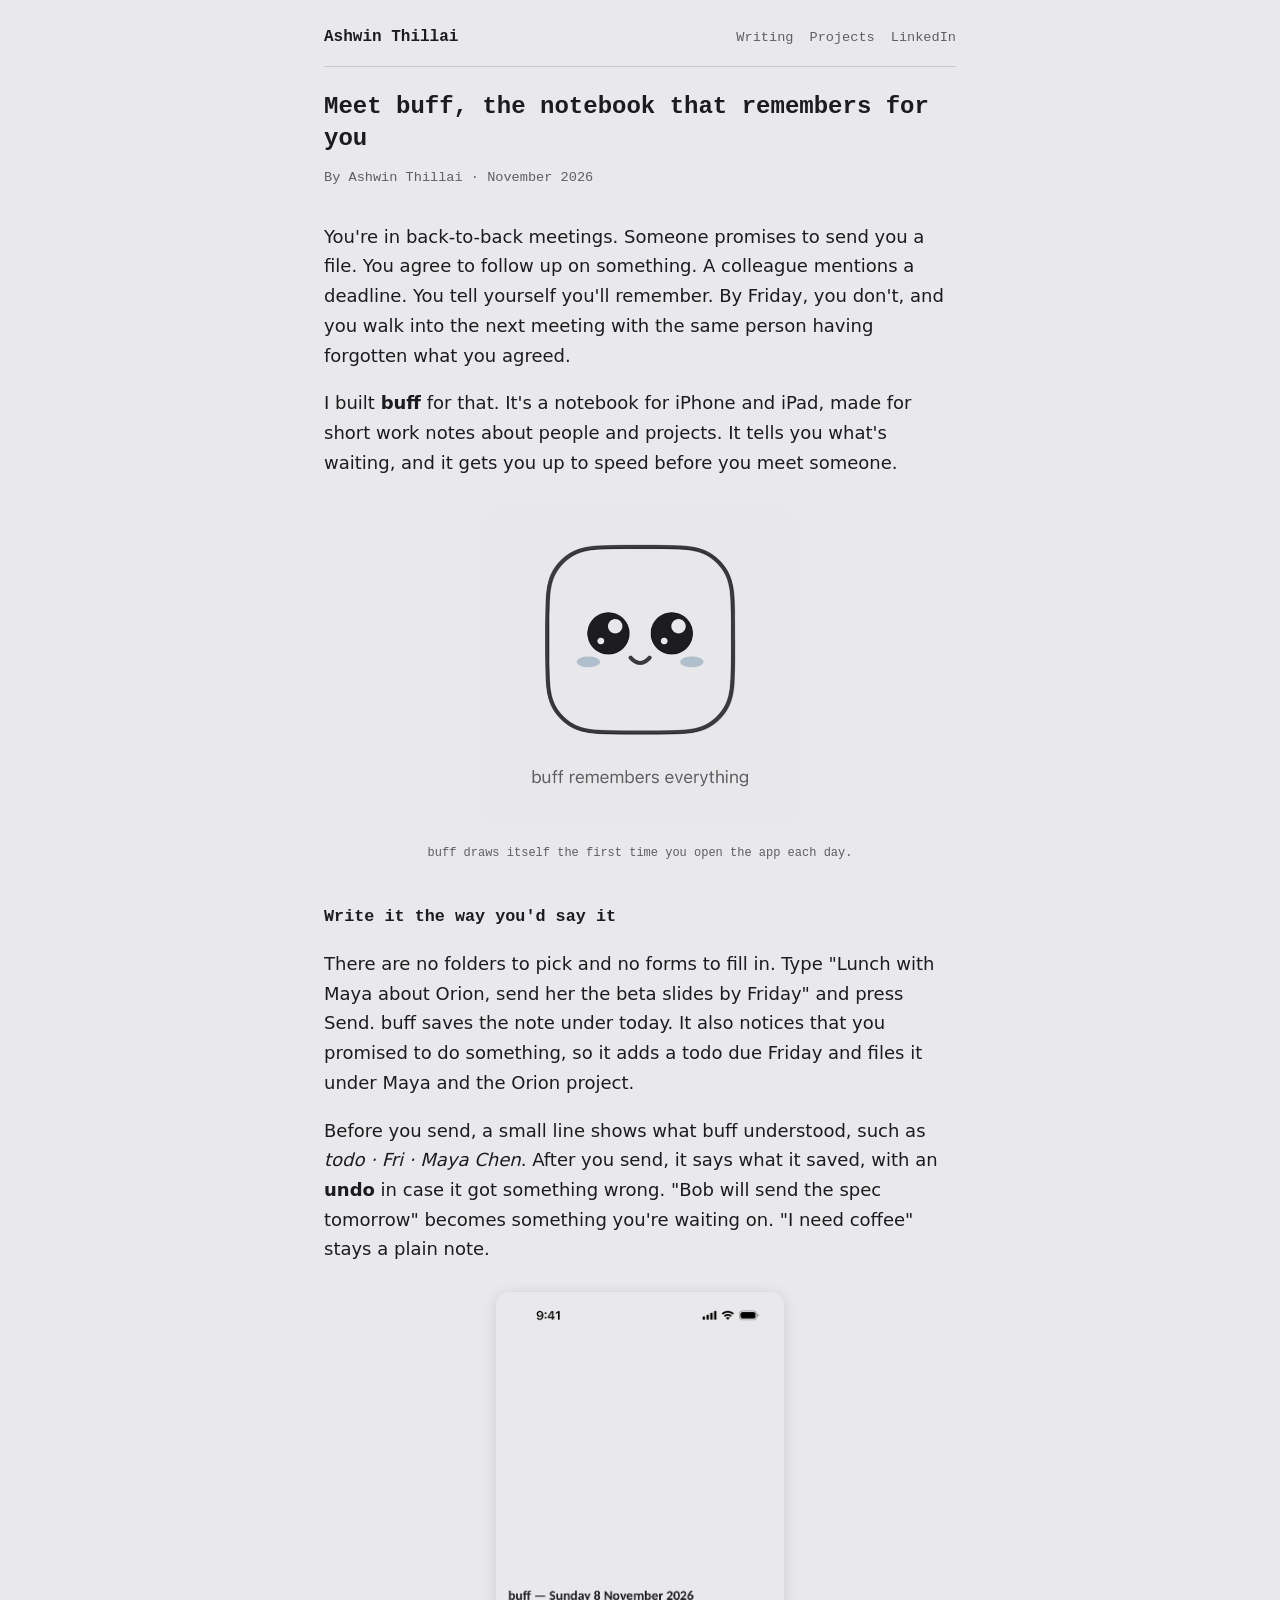
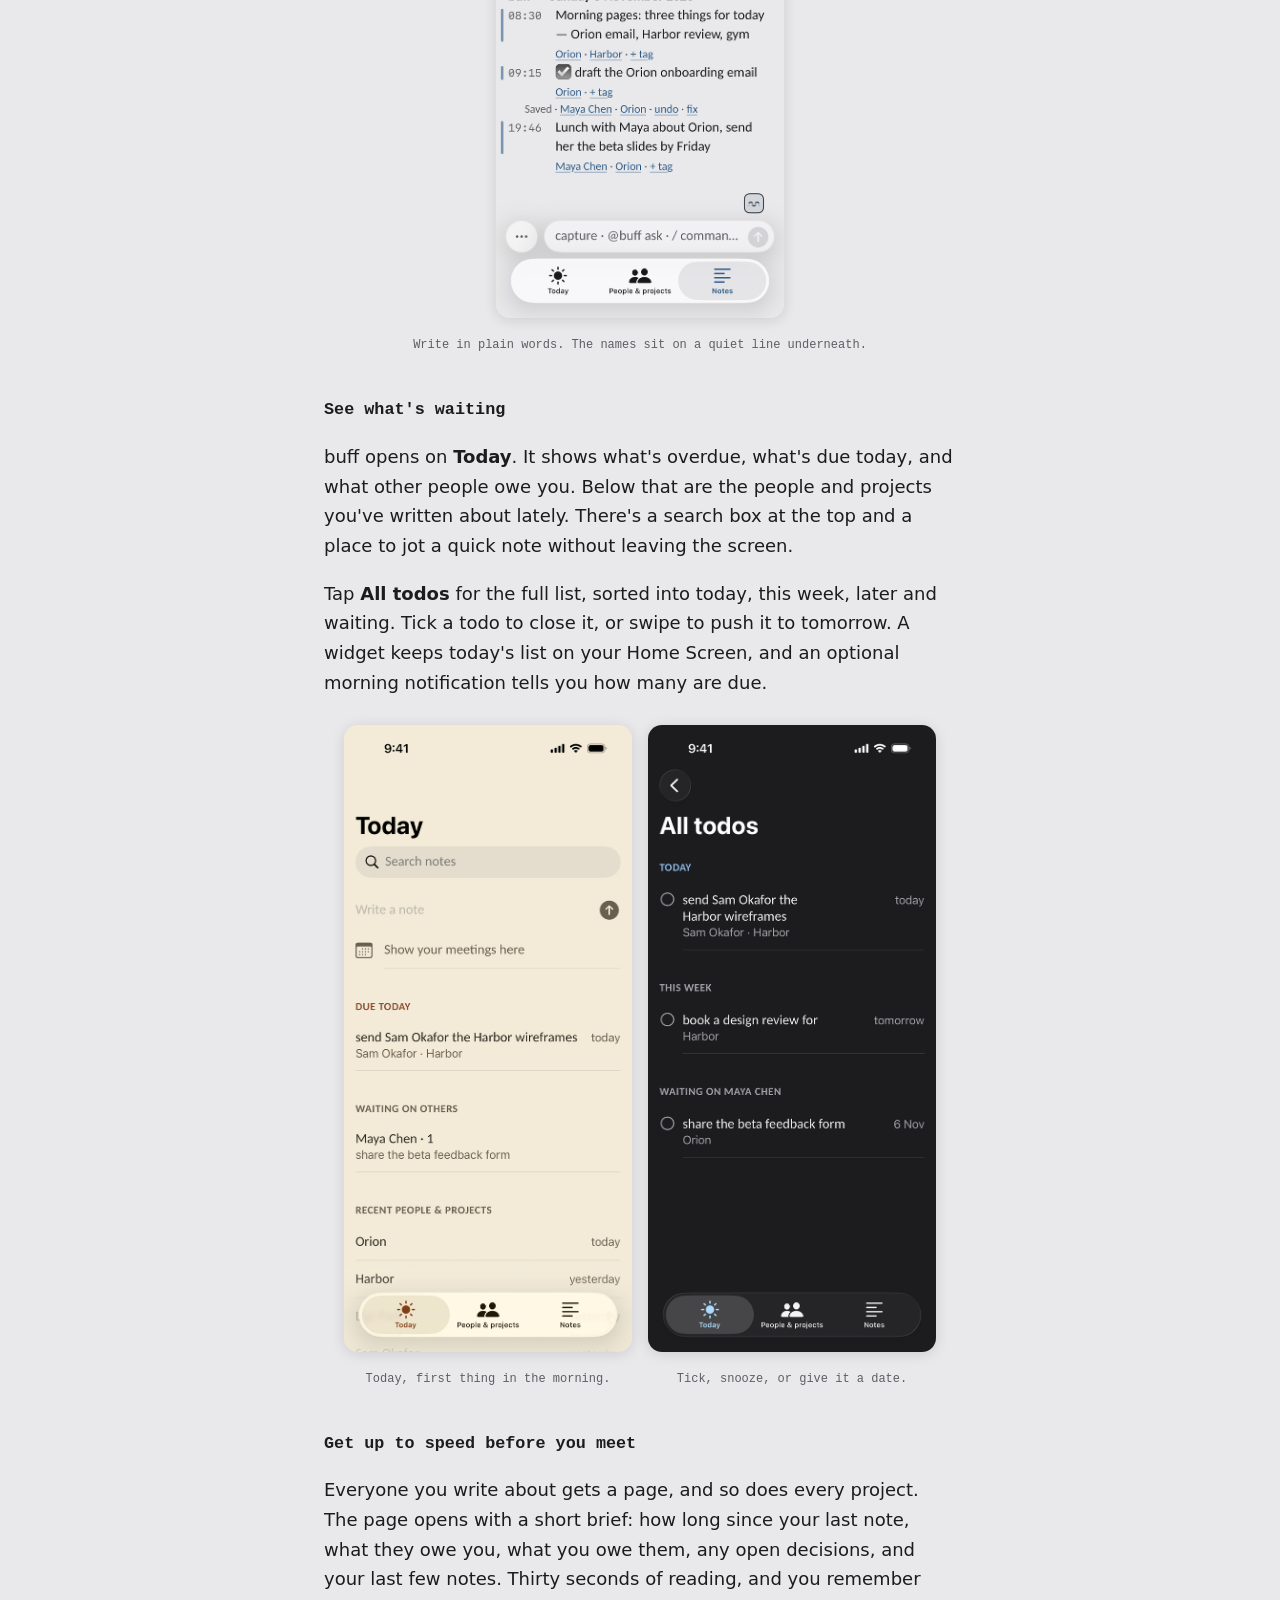
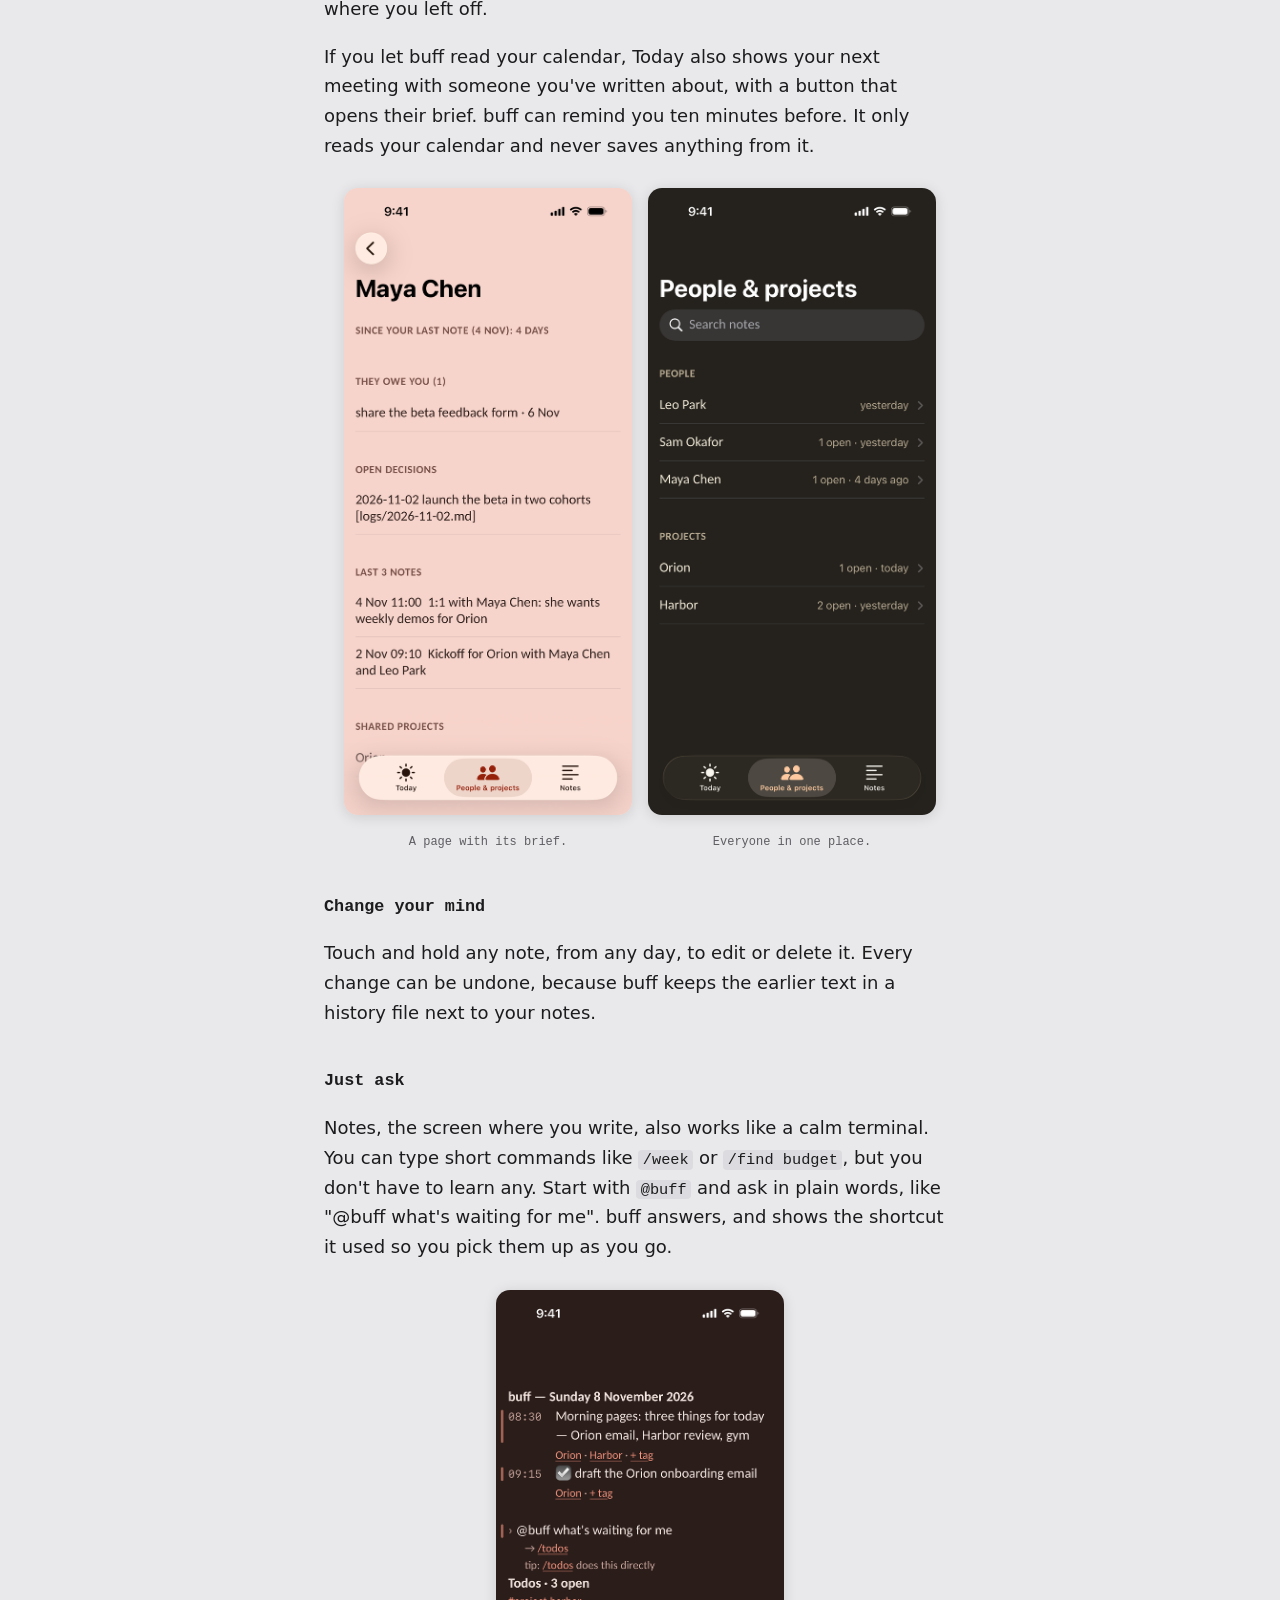
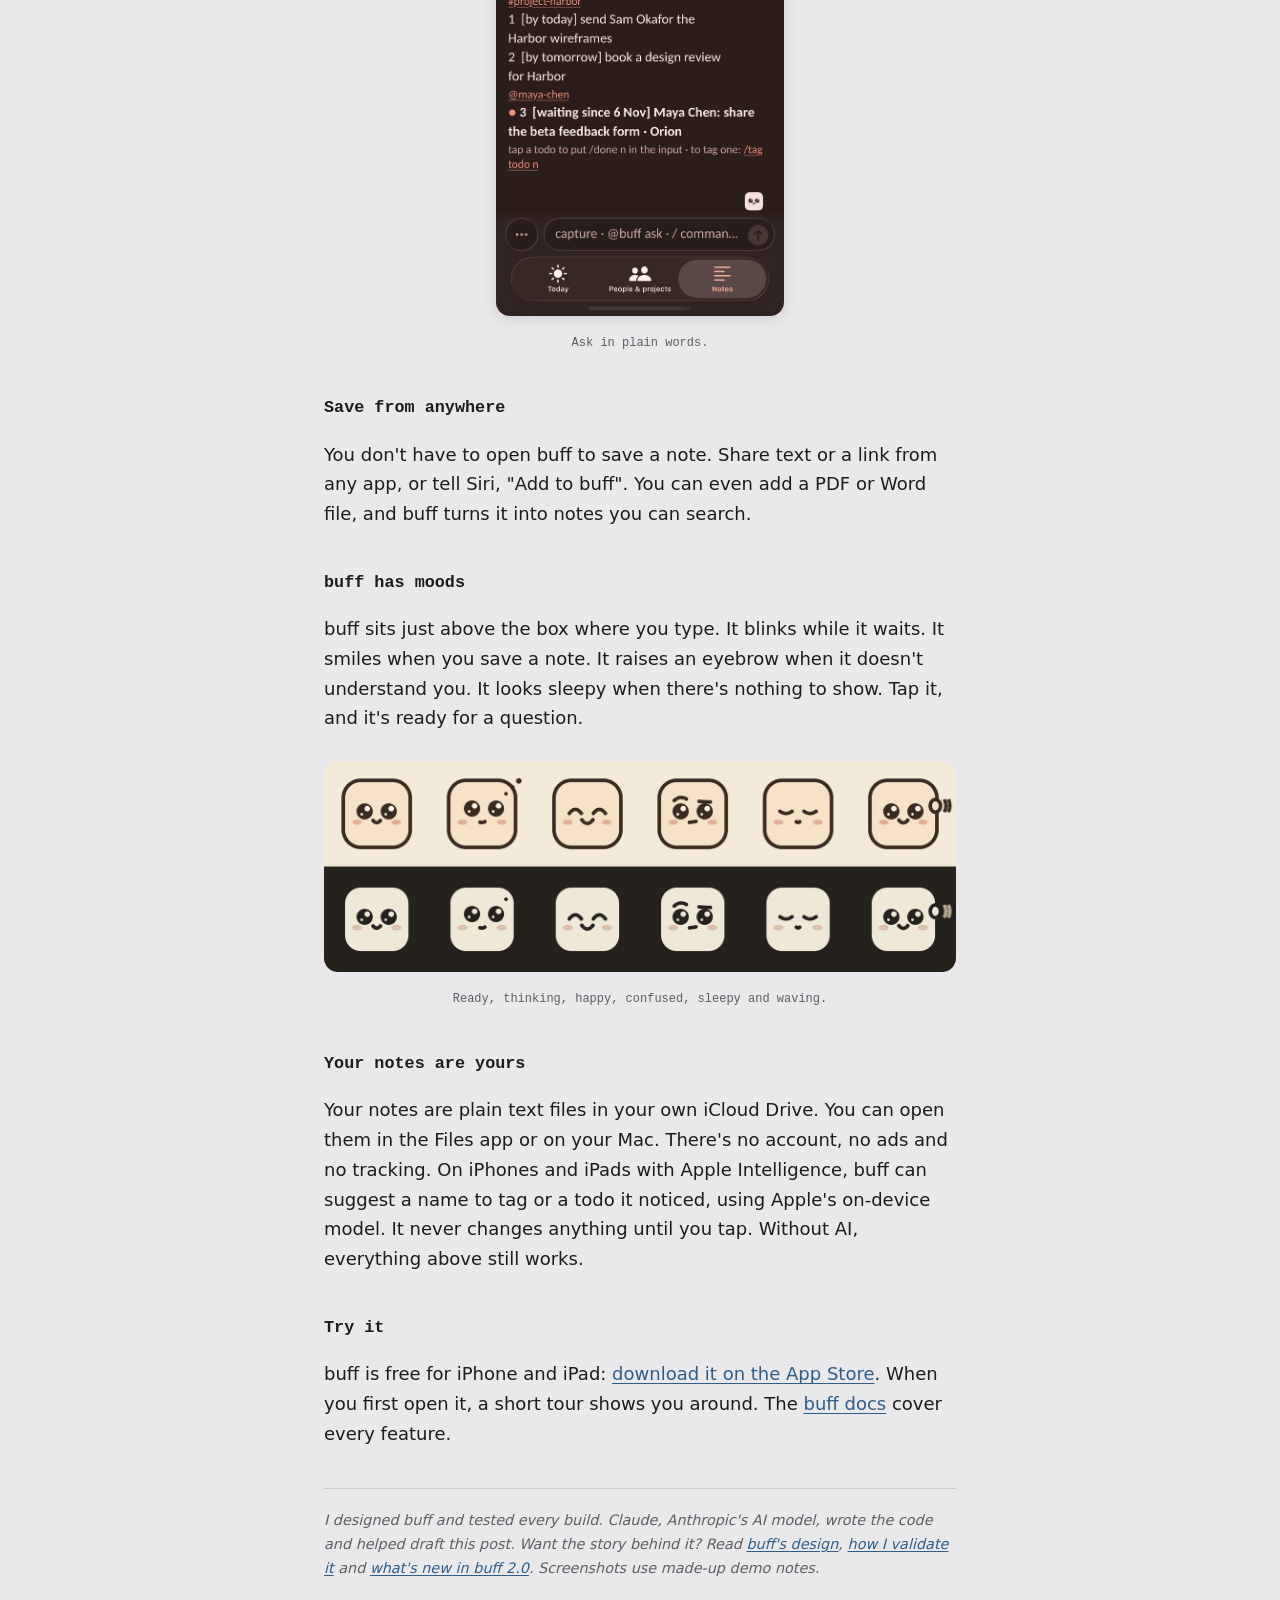
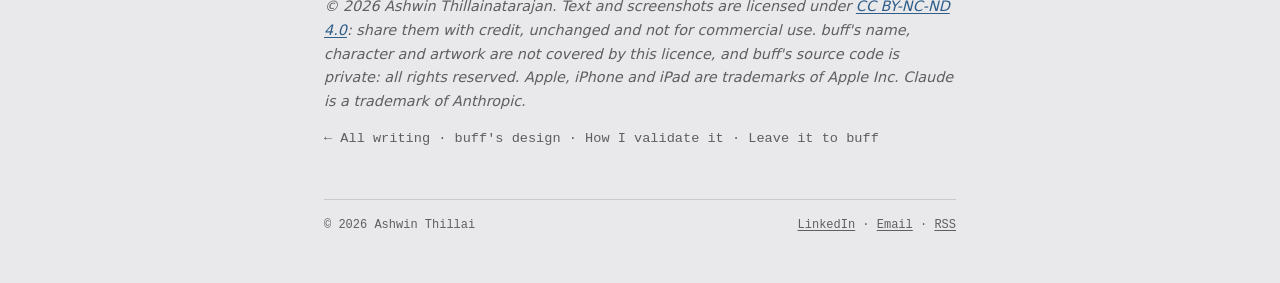
<file: writing/meet-buff/index.html>
<!doctype html>
<html lang="en">
<head>
<meta charset="utf-8">
<meta name="viewport" content="width=device-width, initial-scale=1">
<title>Meet buff, the notebook that remembers for you · ashwinthillai</title>
<meta name="description" content="buff is a notebook for short work notes about people and projects. It tells you what's waiting and gets you up to speed before a meeting. Here's what it does, in plain English.">
<meta name="author" content="Ashwin Thillai">
<meta property="og:title" content="Meet buff, the notebook that remembers for you">
<meta property="og:description" content="Write a line about a person or project. buff tells you what's waiting and gets you up to speed before you meet. For iPhone and iPad.">
<meta property="og:image" content="https://ashwint.com/writing/assets/buff-moods.png">
<meta name="color-scheme" content="light dark">
<link rel="icon" href="/favicon.svg" type="image/svg+xml">
<link rel="alternate" type="application/atom+xml" title="Ashwin Thillai — Writing" href="/writing/feed.xml">
<link rel="stylesheet" href="/writing/style.css?v=2">
</head>
<body>
<header class="site-header">
  <a class="name" href="/">Ashwin Thillai</a>
  <nav><a href="/writing/">Writing</a><a href="/#projects">Projects</a><a href="https://www.linkedin.com/in/ashwinthillai">LinkedIn</a></nav>
</header>

<h1>Meet buff, the notebook that remembers for you</h1>
<p class="byline">By Ashwin Thillai · November 2026</p>

<p>You're in back-to-back meetings. Someone promises to send you a file. You agree to follow up on something. A colleague mentions a deadline. You tell yourself you'll remember. By Friday, you don't, and you walk into the next meeting with the same person having forgotten what you agreed.</p>

<p>I built <strong>buff</strong> for that. It's a notebook for iPhone and iPad, made for short work notes about people and projects. It tells you what's waiting, and it gets you up to speed before you meet someone.</p>

<figure class="face">
  <video src="/writing/assets/buff-face.mp4" poster="/writing/assets/buff-face-poster.png" autoplay muted loop playsinline aria-label="buff's face being drawn in pencil, with the words: buff remembers everything"></video>
  <figcaption>buff draws itself the first time you open the app each day.</figcaption>
</figure>

<h2>Write it the way you'd say it</h2>

<p>There are no folders to pick and no forms to fill in. Type "Lunch with Maya about Orion, send her the beta slides by Friday" and press Send. buff saves the note under today. It also notices that you promised to do something, so it adds a todo due Friday and files it under Maya and the Orion project.</p>

<p>Before you send, a small line shows what buff understood, such as <em>todo · Fri · Maya Chen</em>. After you send, it says what it saved, with an <strong>undo</strong> in case it got something wrong. "Bob will send the spec tomorrow" becomes something you're waiting on. "I need coffee" stays a plain note.</p>

<figure class="phone">
  <img src="/writing/assets/screens/04-capture.png" alt="A note in plain words, with Maya Chen and Orion on a line below it and a Saved line with undo" loading="lazy">
  <figcaption>Write in plain words. The names sit on a quiet line underneath.</figcaption>
</figure>

<h2>See what's waiting</h2>

<p>buff opens on <strong>Today</strong>. It shows what's overdue, what's due today, and what other people owe you. Below that are the people and projects you've written about lately. There's a search box at the top and a place to jot a quick note without leaving the screen.</p>

<p>Tap <strong>All todos</strong> for the full list, sorted into today, this week, later and waiting. Tick a todo to close it, or swipe to push it to tomorrow. A widget keeps today's list on your Home Screen, and an optional morning notification tells you how many are due.</p>

<figure class="pair">
  <div><img src="/writing/assets/screens/01-today.png" alt="Today: what's due, what you're waiting on and recent people and projects" loading="lazy"><figcaption>Today, first thing in the morning.</figcaption></div>
  <div><img src="/writing/assets/screens/03-todos.png" alt="All todos grouped into Today, This week and Waiting, in dark mode" loading="lazy"><figcaption>Tick, snooze, or give it a date.</figcaption></div>
</figure>

<h2>Get up to speed before you meet</h2>

<p>Everyone you write about gets a page, and so does every project. The page opens with a short brief: how long since your last note, what they owe you, what you owe them, any open decisions, and your last few notes. Thirty seconds of reading, and you remember where you left off.</p>

<p>If you let buff read your calendar, Today also shows your next meeting with someone you've written about, with a button that opens their brief. buff can remind you ten minutes before. It only reads your calendar and never saves anything from it.</p>

<figure class="pair">
  <div><img src="/writing/assets/screens/02-page.png" alt="Maya Chen's page: what she owes you, open decisions and the last notes" loading="lazy"><figcaption>A page with its brief.</figcaption></div>
  <div><img src="/writing/assets/screens/05-people.png" alt="People and projects, with open todos and when you last wrote about each, in dark mode" loading="lazy"><figcaption>Everyone in one place.</figcaption></div>
</figure>

<h2>Change your mind</h2>

<p>Touch and hold any note, from any day, to edit or delete it. Every change can be undone, because buff keeps the earlier text in a history file next to your notes.</p>

<h2 id="ask">Just ask</h2>

<p>Notes, the screen where you write, also works like a calm terminal. You can type short commands like <code>/week</code> or <code>/find budget</code>, but you don't have to learn any. Start with <code>@buff</code> and ask in plain words, like "@buff what's waiting for me". buff answers, and shows the shortcut it used so you pick them up as you go.</p>

<figure class="phone">
  <img src="/writing/assets/screens/06-ask.png" alt="Asking buff what's waiting: the open todos, grouped by project and person" loading="lazy">
  <figcaption>Ask in plain words.</figcaption>
</figure>

<h2>Save from anywhere</h2>

<p>You don't have to open buff to save a note. Share text or a link from any app, or tell Siri, "Add to buff". You can even add a PDF or Word file, and buff turns it into notes you can search.</p>

<h2>buff has moods</h2>

<p>buff sits just above the box where you type. It blinks while it waits. It smiles when you save a note. It raises an eyebrow when it doesn't understand you. It looks sleepy when there's nothing to show. Tap it, and it's ready for a question.</p>

<figure>
  <img src="/writing/assets/buff-moods.png" alt="buff's six moods in light and dark: ready, thinking, happy, confused, sleepy and waving" loading="lazy">
  <figcaption>Ready, thinking, happy, confused, sleepy and waving.</figcaption>
</figure>

<h2>Your notes are yours</h2>

<p>Your notes are plain text files in your own iCloud Drive. You can open them in the Files app or on your Mac. There's no account, no ads and no tracking. On iPhones and iPads with Apple Intelligence, buff can suggest a name to tag or a todo it noticed, using Apple's on-device model. It never changes anything until you tap. Without AI, everything above still works.</p>

<h2>Try it</h2>

<p>buff is free for iPhone and iPad: <a href="https://apps.apple.com/app/leave-it-to-buff/id6819407778">download it on the App Store</a>. When you first open it, a short tour shows you around. The <a href="/buff-app/docs/">buff docs</a> cover every feature.</p>

<hr>
<p class="note">I designed buff and tested every build. Claude, Anthropic's AI model, wrote the code and helped draft this post. Want the story behind it? Read <a href="/writing/buff-design/">buff's design</a>, <a href="/writing/validating-buff/">how I validate it</a> and <a href="/writing/buff-2/">what's new in buff 2.0</a>. Screenshots use made-up demo notes.</p>

<p class="note">© 2026 Ashwin Thillainatarajan. Text and screenshots are licensed under <a href="https://creativecommons.org/licenses/by-nc-nd/4.0/">CC BY-NC-ND 4.0</a>: share them with credit, unchanged and not for commercial use. buff's name, character and artwork are not covered by this licence, and buff's source code is private: all rights reserved. Apple, iPhone and iPad are trademarks of Apple Inc. Claude is a trademark of Anthropic.</p>

<p class="back"><a class="back" href="/writing/">← All writing</a> · <a class="back" href="/writing/buff-design/">buff's design</a> · <a class="back" href="/writing/validating-buff/">How I validate it</a> · <a class="back" href="/buff-app/">Leave it to buff</a></p>
<footer class="site-footer">
  <span>© 2026 Ashwin Thillai</span>
  <span><a href="https://www.linkedin.com/in/ashwinthillai">LinkedIn</a> · <a href="mailto:contact@ashwint.com">Email</a> · <a href="/writing/feed.xml">RSS</a></span>
</footer>
</body>
</html>
</file>
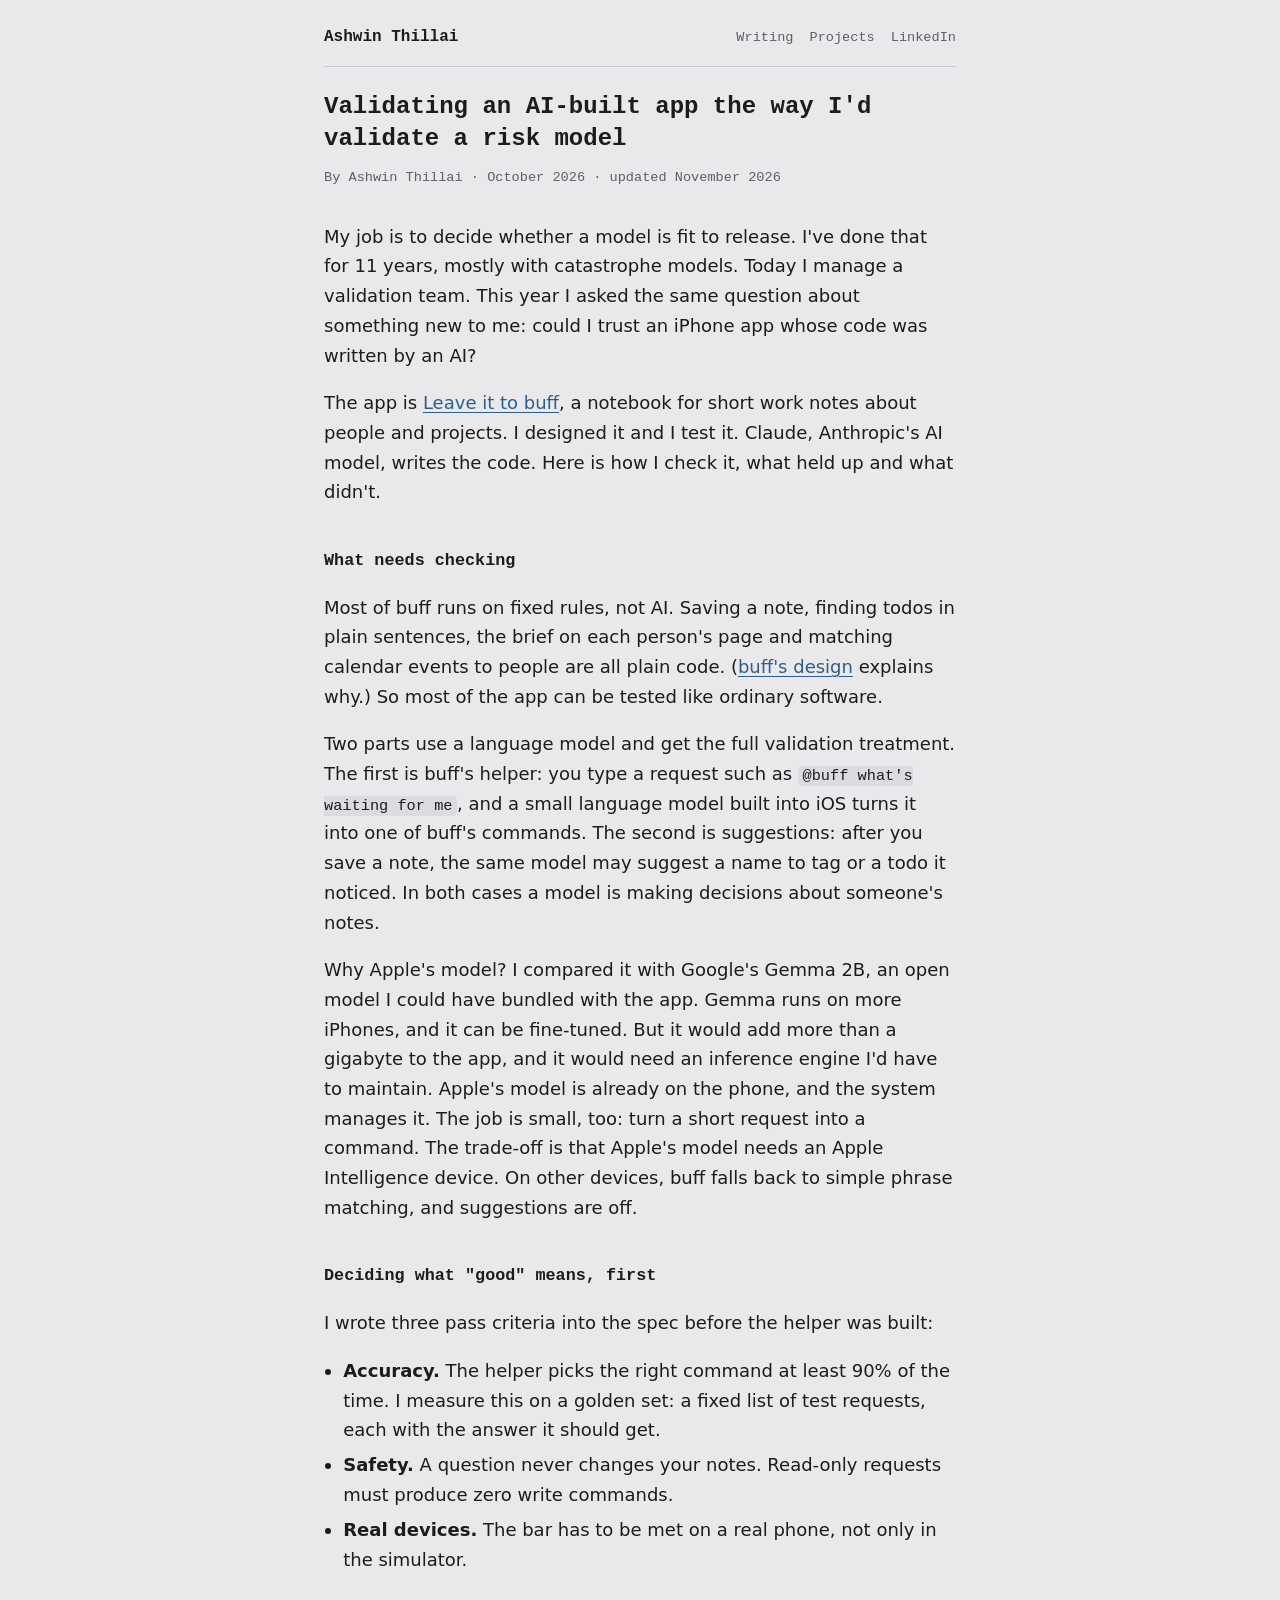
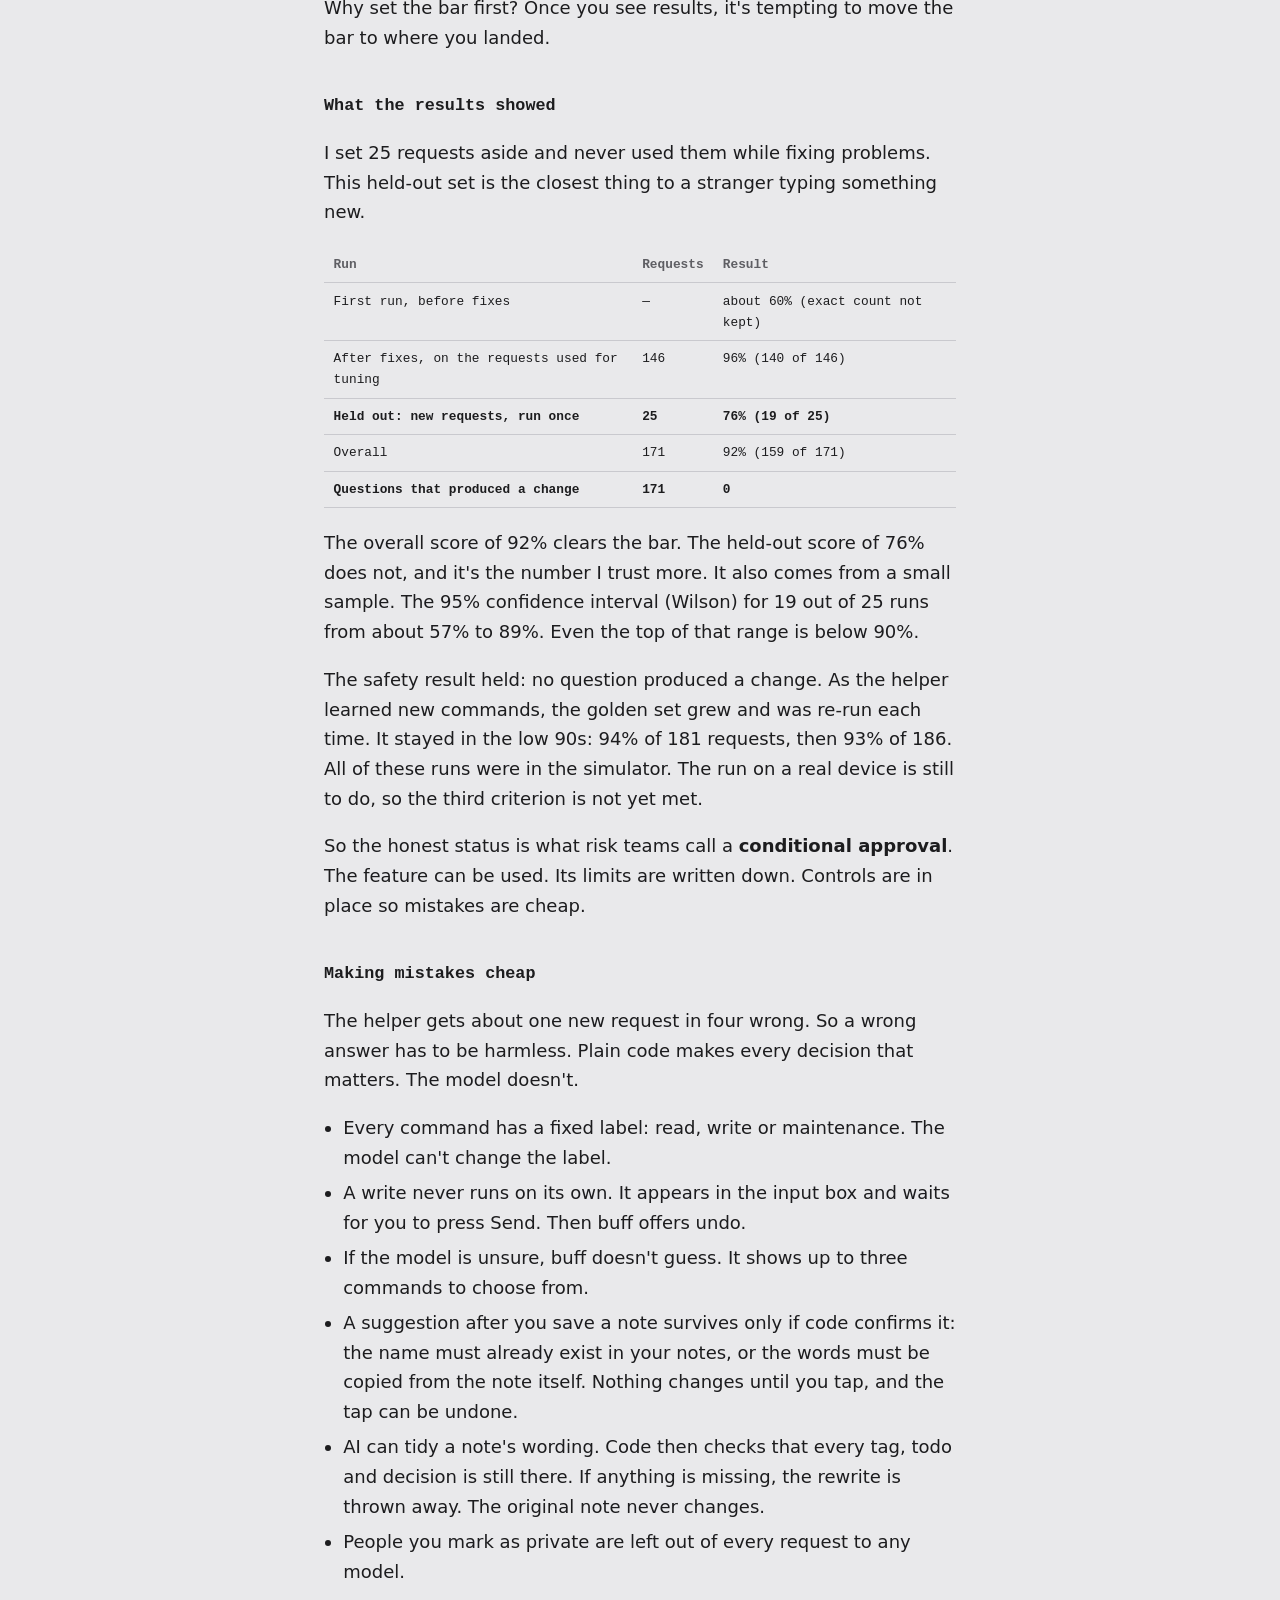
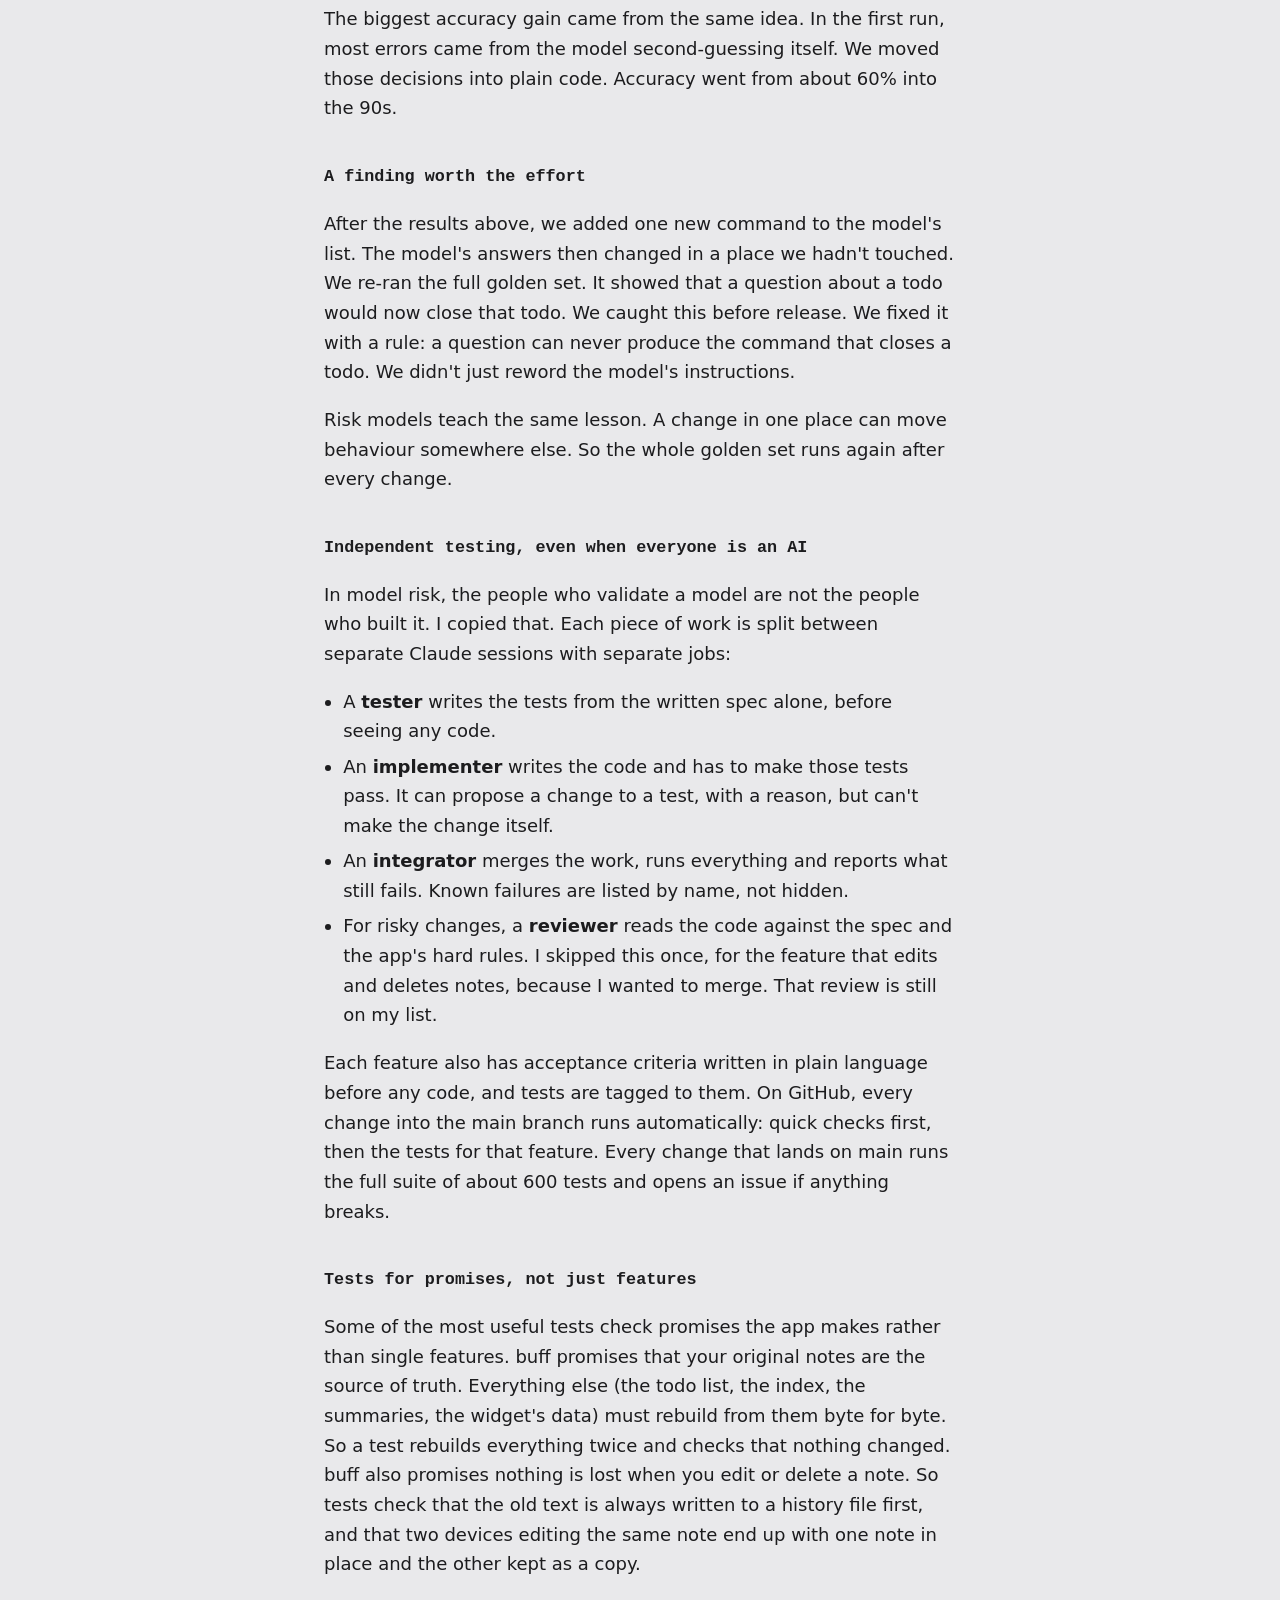
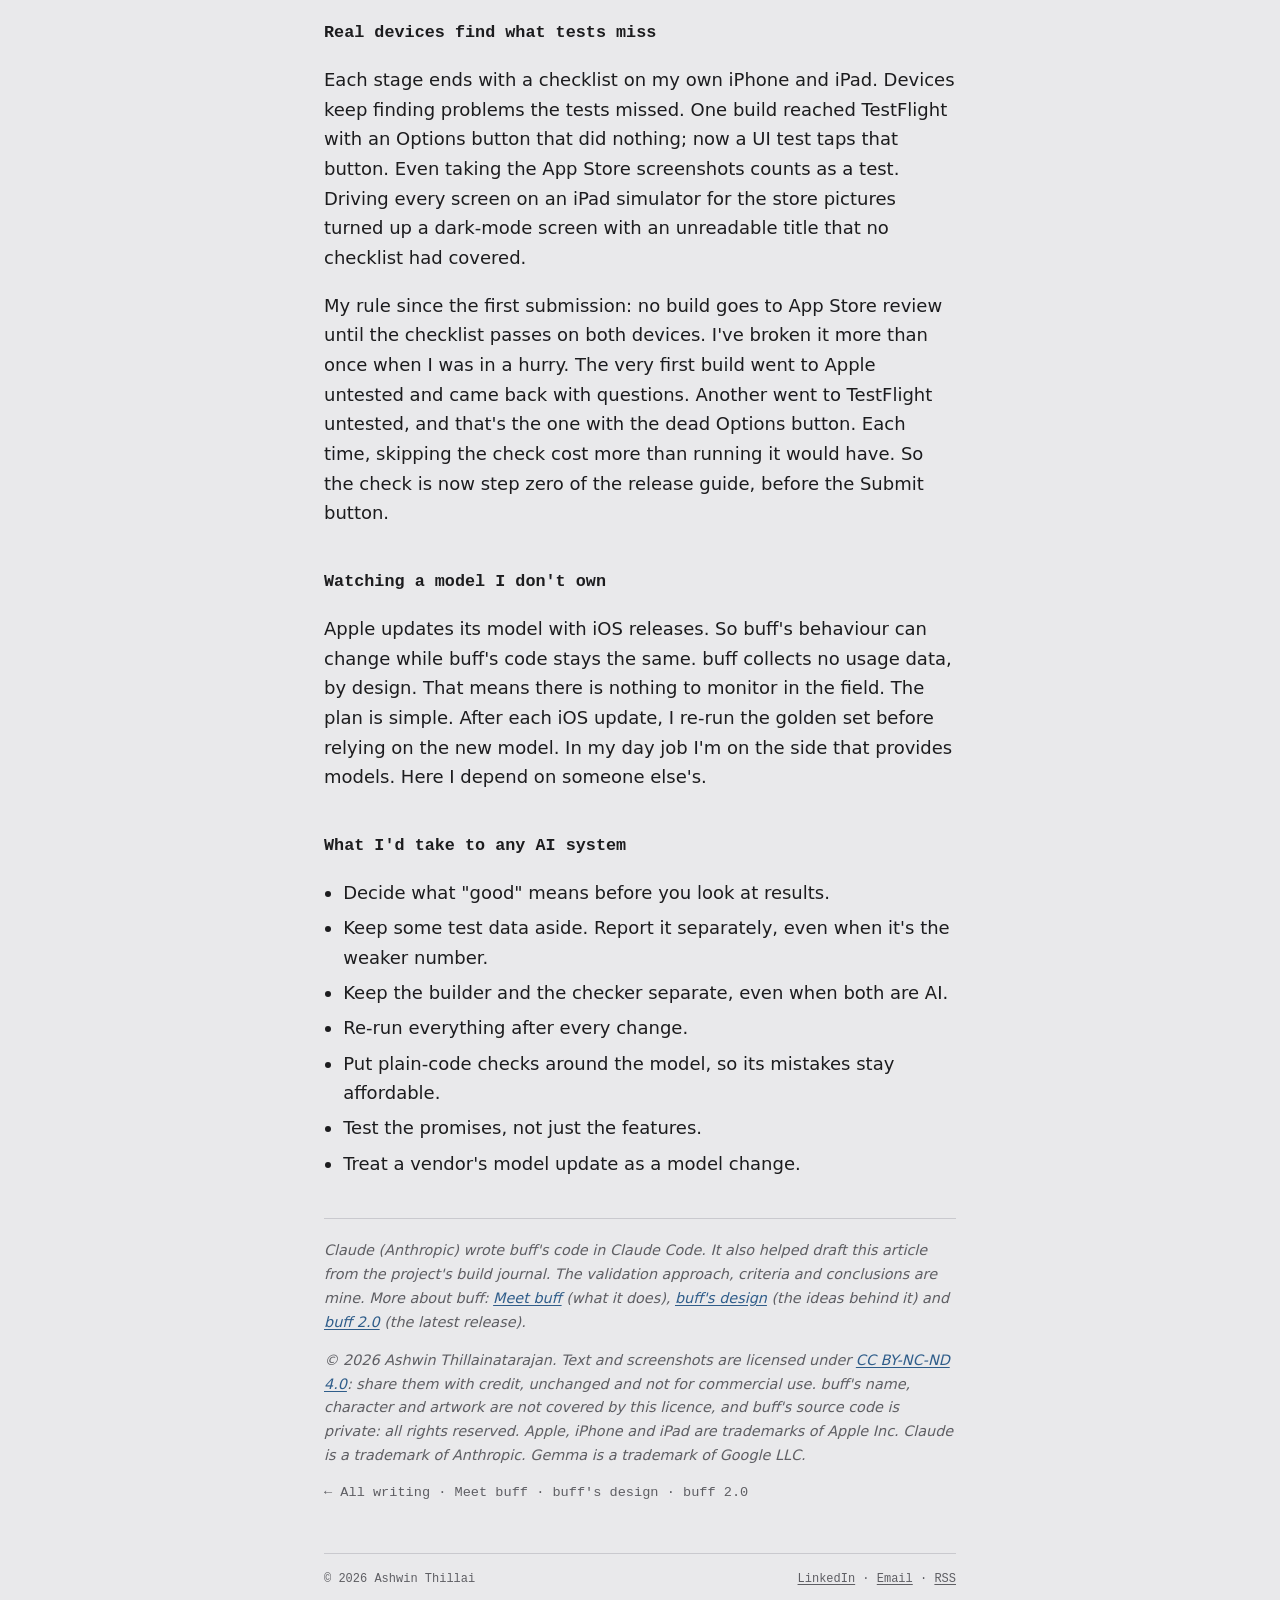
<file: writing/validating-buff/index.html>
<!doctype html>
<html lang="en">
<head>
<meta charset="utf-8">
<meta name="viewport" content="width=device-width, initial-scale=1">
<title>Validating an AI-built app the way I'd validate a risk model · ashwinthillai</title>
<meta name="description" content="How I check an iPhone app whose code was written by an AI: pass criteria set first, a held-out test set, independent testers, controls that make mistakes cheap, and monitoring a model I don't own.">
<meta name="author" content="Ashwin Thillai">
<meta name="color-scheme" content="light dark">
<link rel="icon" href="/favicon.svg" type="image/svg+xml">
<link rel="alternate" type="application/atom+xml" title="Ashwin Thillai — Writing" href="/writing/feed.xml">
<link rel="stylesheet" href="/writing/style.css?v=2">
</head>
<body>
<header class="site-header">
  <a class="name" href="/">Ashwin Thillai</a>
  <nav><a href="/writing/">Writing</a><a href="/#projects">Projects</a><a href="https://www.linkedin.com/in/ashwinthillai">LinkedIn</a></nav>
</header>

<h1>Validating an AI-built app the way I'd validate a risk model</h1>
<p class="byline">By Ashwin Thillai · October 2026 · updated November 2026</p>

<p>My job is to decide whether a model is fit to release. I've done that for 11 years, mostly with catastrophe models. Today I manage a validation team. This year I asked the same question about something new to me: could I trust an iPhone app whose code was written by an AI?</p>

<p>The app is <a href="/writing/meet-buff/">Leave it to buff</a>, a notebook for short work notes about people and projects. I designed it and I test it. Claude, Anthropic's AI model, writes the code. Here is how I check it, what held up and what didn't.</p>

<h2>What needs checking</h2>

<p>Most of buff runs on fixed rules, not AI. Saving a note, finding todos in plain sentences, the brief on each person's page and matching calendar events to people are all plain code. (<a href="/writing/buff-design/">buff's design</a> explains why.) So most of the app can be tested like ordinary software.</p>

<p>Two parts use a language model and get the full validation treatment. The first is buff's helper: you type a request such as <code>@buff what's waiting for me</code>, and a small language model built into iOS turns it into one of buff's commands. The second is suggestions: after you save a note, the same model may suggest a name to tag or a todo it noticed. In both cases a model is making decisions about someone's notes.</p>

<p>Why Apple's model? I compared it with Google's Gemma 2B, an open model I could have bundled with the app. Gemma runs on more iPhones, and it can be fine-tuned. But it would add more than a gigabyte to the app, and it would need an inference engine I'd have to maintain. Apple's model is already on the phone, and the system manages it. The job is small, too: turn a short request into a command. The trade-off is that Apple's model needs an Apple Intelligence device. On other devices, buff falls back to simple phrase matching, and suggestions are off.</p>

<h2>Deciding what "good" means, first</h2>

<p>I wrote three pass criteria into the spec before the helper was built:</p>
<ul>
  <li><strong>Accuracy.</strong> The helper picks the right command at least 90% of the time. I measure this on a golden set: a fixed list of test requests, each with the answer it should get.</li>
  <li><strong>Safety.</strong> A question never changes your notes. Read-only requests must produce zero write commands.</li>
  <li><strong>Real devices.</strong> The bar has to be met on a real phone, not only in the simulator.</li>
</ul>
<p>Why set the bar first? Once you see results, it's tempting to move the bar to where you landed.</p>

<h2>What the results showed</h2>

<p>I set 25 requests aside and never used them while fixing problems. This held-out set is the closest thing to a stranger typing something new.</p>

<div class="table-wrap">
<table>
  <thead><tr><th>Run</th><th>Requests</th><th>Result</th></tr></thead>
  <tbody>
    <tr><td>First run, before fixes</td><td class="num">—</td><td>about 60% (exact count not kept)</td></tr>
    <tr><td>After fixes, on the requests used for tuning</td><td class="num">146</td><td class="num">96% (140 of 146)</td></tr>
    <tr class="key"><td>Held out: new requests, run once</td><td class="num">25</td><td class="num">76% (19 of 25)</td></tr>
    <tr><td>Overall</td><td class="num">171</td><td class="num">92% (159 of 171)</td></tr>
    <tr class="key"><td>Questions that produced a change</td><td class="num">171</td><td class="num">0</td></tr>
  </tbody>
</table>
</div>

<p>The overall score of 92% clears the bar. The held-out score of 76% does not, and it's the number I trust more. It also comes from a small sample. The 95% confidence interval (Wilson) for 19 out of 25 runs from about 57% to 89%. Even the top of that range is below 90%.</p>

<p>The safety result held: no question produced a change. As the helper learned new commands, the golden set grew and was re-run each time. It stayed in the low 90s: 94% of 181 requests, then 93% of 186. All of these runs were in the simulator. The run on a real device is still to do, so the third criterion is not yet met.</p>

<p>So the honest status is what risk teams call a <strong>conditional approval</strong>. The feature can be used. Its limits are written down. Controls are in place so mistakes are cheap.</p>

<h2>Making mistakes cheap</h2>

<p>The helper gets about one new request in four wrong. So a wrong answer has to be harmless. Plain code makes every decision that matters. The model doesn't.</p>
<ul>
  <li>Every command has a fixed label: read, write or maintenance. The model can't change the label.</li>
  <li>A write never runs on its own. It appears in the input box and waits for you to press Send. Then buff offers undo.</li>
  <li>If the model is unsure, buff doesn't guess. It shows up to three commands to choose from.</li>
  <li>A suggestion after you save a note survives only if code confirms it: the name must already exist in your notes, or the words must be copied from the note itself. Nothing changes until you tap, and the tap can be undone.</li>
  <li>AI can tidy a note's wording. Code then checks that every tag, todo and decision is still there. If anything is missing, the rewrite is thrown away. The original note never changes.</li>
  <li>People you mark as private are left out of every request to any model.</li>
</ul>
<p>The biggest accuracy gain came from the same idea. In the first run, most errors came from the model second-guessing itself. We moved those decisions into plain code. Accuracy went from about 60% into the 90s.</p>

<h2>A finding worth the effort</h2>

<p>After the results above, we added one new command to the model's list. The model's answers then changed in a place we hadn't touched. We re-ran the full golden set. It showed that a question about a todo would now close that todo. We caught this before release. We fixed it with a rule: a question can never produce the command that closes a todo. We didn't just reword the model's instructions.</p>

<p>Risk models teach the same lesson. A change in one place can move behaviour somewhere else. So the whole golden set runs again after every change.</p>

<h2>Independent testing, even when everyone is an AI</h2>

<p>In model risk, the people who validate a model are not the people who built it. I copied that. Each piece of work is split between separate Claude sessions with separate jobs:</p>
<ul>
  <li>A <strong>tester</strong> writes the tests from the written spec alone, before seeing any code.</li>
  <li>An <strong>implementer</strong> writes the code and has to make those tests pass. It can propose a change to a test, with a reason, but can't make the change itself.</li>
  <li>An <strong>integrator</strong> merges the work, runs everything and reports what still fails. Known failures are listed by name, not hidden.</li>
  <li>For risky changes, a <strong>reviewer</strong> reads the code against the spec and the app's hard rules. I skipped this once, for the feature that edits and deletes notes, because I wanted to merge. That review is still on my list.</li>
</ul>
<p>Each feature also has acceptance criteria written in plain language before any code, and tests are tagged to them. On GitHub, every change into the main branch runs automatically: quick checks first, then the tests for that feature. Every change that lands on main runs the full suite of about 600 tests and opens an issue if anything breaks.</p>

<h2>Tests for promises, not just features</h2>

<p>Some of the most useful tests check promises the app makes rather than single features. buff promises that your original notes are the source of truth. Everything else (the todo list, the index, the summaries, the widget's data) must rebuild from them byte for byte. So a test rebuilds everything twice and checks that nothing changed. buff also promises nothing is lost when you edit or delete a note. So tests check that the old text is always written to a history file first, and that two devices editing the same note end up with one note in place and the other kept as a copy.</p>

<h2>Real devices find what tests miss</h2>

<p>Each stage ends with a checklist on my own iPhone and iPad. Devices keep finding problems the tests missed. One build reached TestFlight with an Options button that did nothing; now a UI test taps that button. Even taking the App Store screenshots counts as a test. Driving every screen on an iPad simulator for the store pictures turned up a dark-mode screen with an unreadable title that no checklist had covered.</p>

<p>My rule since the first submission: no build goes to App Store review until the checklist passes on both devices. I've broken it more than once when I was in a hurry. The very first build went to Apple untested and came back with questions. Another went to TestFlight untested, and that's the one with the dead Options button. Each time, skipping the check cost more than running it would have. So the check is now step zero of the release guide, before the Submit button.</p>

<h2>Watching a model I don't own</h2>

<p>Apple updates its model with iOS releases. So buff's behaviour can change while buff's code stays the same. buff collects no usage data, by design. That means there is nothing to monitor in the field. The plan is simple. After each iOS update, I re-run the golden set before relying on the new model. In my day job I'm on the side that provides models. Here I depend on someone else's.</p>

<h2>What I'd take to any AI system</h2>
<ul>
  <li>Decide what "good" means before you look at results.</li>
  <li>Keep some test data aside. Report it separately, even when it's the weaker number.</li>
  <li>Keep the builder and the checker separate, even when both are AI.</li>
  <li>Re-run everything after every change.</li>
  <li>Put plain-code checks around the model, so its mistakes stay affordable.</li>
  <li>Test the promises, not just the features.</li>
  <li>Treat a vendor's model update as a model change.</li>
</ul>

<hr>
<p class="note">Claude (Anthropic) wrote buff's code in Claude Code. It also helped draft this article from the project's build journal. The validation approach, criteria and conclusions are mine. More about buff: <a href="/writing/meet-buff/">Meet buff</a> (what it does), <a href="/writing/buff-design/">buff's design</a> (the ideas behind it) and <a href="/writing/buff-2/">buff 2.0</a> (the latest release).</p>

<p class="note">© 2026 Ashwin Thillainatarajan. Text and screenshots are licensed under <a href="https://creativecommons.org/licenses/by-nc-nd/4.0/">CC BY-NC-ND 4.0</a>: share them with credit, unchanged and not for commercial use. buff's name, character and artwork are not covered by this licence, and buff's source code is private: all rights reserved. Apple, iPhone and iPad are trademarks of Apple Inc. Claude is a trademark of Anthropic. Gemma is a trademark of Google LLC.</p>

<p class="back"><a class="back" href="/writing/">← All writing</a> · <a class="back" href="/writing/meet-buff/">Meet buff</a> · <a class="back" href="/writing/buff-design/">buff's design</a> · <a class="back" href="/writing/buff-2/">buff 2.0</a></p>
<footer class="site-footer">
  <span>© 2026 Ashwin Thillai</span>
  <span><a href="https://www.linkedin.com/in/ashwinthillai">LinkedIn</a> · <a href="mailto:contact@ashwint.com">Email</a> · <a href="/writing/feed.xml">RSS</a></span>
</footer>
</body>
</html>
</file>
<file: writing/style.css>
/* ashwint.com: one stylesheet for the home page, the writing index and every article.
   Grey palette, monospace headings, readable body text; dark mode follows the system. */
:root {
  --bg: #E9E9EB; --ink: #1C1C1E; --quiet: #5E5E63; --line: #C9C9CE; --well: #DCDCE0;
  --link: #2F5D8A; --card: #F2F2F4; --accent: #B4583A;
  --mono: ui-monospace, "SF Mono", Menlo, Consolas, monospace;
  --sans: -apple-system, system-ui, "Segoe UI", Helvetica, Arial, sans-serif;
}
@media (prefers-color-scheme: dark) {
  :root { --bg: #1B1B1D; --ink: #ECECEE; --quiet: #9A9AA0; --line: #3A3A3E; --well: #2A2A2D;
          --link: #8DB4DC; --card: #232326; --accent: #E08A6C; }
}
* { box-sizing: border-box; }
body { font: 18px/1.65 var(--sans); background: var(--bg); color: var(--ink); max-width: 42rem; margin: 0 auto; padding: 0 1.25rem 3rem; -webkit-text-size-adjust: 100%; }
h1, h2, h3, .byline, .back, table, pre, figcaption, .site-header, .site-footer, .post-meta, .eyebrow { font-family: var(--mono); }
h1 { font-size: 1.5rem; line-height: 1.3; margin: 1.5rem 0 0.5rem; }
h2 { font-size: 1.05rem; margin: 2.5rem 0 0.5rem; }
a { color: var(--link); text-underline-offset: 0.15em; }
code { font: 0.85em var(--mono); background: var(--well); padding: 0.05em 0.3em; border-radius: 4px; }
.quiet, .byline, .back, .note, figcaption { color: var(--quiet); }
.byline { font-size: 0.85rem; margin-bottom: 2rem; }
.back { font-size: 0.85rem; text-decoration: none; }
ul { padding-left: 1.2rem; }
li { margin: 0.35rem 0; }
.table-wrap { overflow-x: auto; margin: 1.25rem 0; }
table { border-collapse: collapse; font-size: 0.8rem; width: 100%; }
th, td { text-align: left; padding: 0.45rem 0.6rem; border-bottom: 1px solid var(--line); vertical-align: top; }
th { color: var(--quiet); font-weight: 600; }
td.num { white-space: nowrap; }
tr.key td { font-weight: 600; }
pre { font-size: 0.7rem; line-height: 1.45; background: var(--well); padding: 1rem; border-radius: 8px; overflow-x: auto; }
figure { margin: 1.75rem 0; text-align: center; }
figure img, figure video { max-width: 100%; height: auto; border-radius: 14px; }
figure.phone img, figure.phone video { width: 18rem; max-width: 80%; box-shadow: 0 2px 14px rgba(0,0,0,0.12); }
figure.face video { width: 20rem; max-width: 85%; border-radius: 24px; }
figure.pair { display: flex; gap: 1rem; justify-content: center; }
figure.pair div { flex: 1; max-width: 18rem; }
figure.pair img { width: 100%; box-shadow: 0 2px 14px rgba(0,0,0,0.12); }
figcaption { font-size: 0.75rem; margin-top: 0.6rem; }
hr { border: none; border-top: 1px solid var(--line); margin: 2.5rem 0 1.25rem; }
.note { font-size: 0.9rem; font-style: italic; }

/* Site header and footer (every page). */
.site-header { display: flex; flex-wrap: wrap; align-items: baseline; justify-content: space-between; gap: 0.5rem 1.25rem; padding: 1.5rem 0 1rem; border-bottom: 1px solid var(--line); margin-bottom: 1.5rem; font-size: 0.85rem; }
.site-header .name { font-weight: 700; color: var(--ink); text-decoration: none; font-size: 1rem; }
.site-header nav { display: flex; gap: 1rem; flex-wrap: wrap; }
.site-header nav a { color: var(--quiet); text-decoration: none; }
.site-header nav a:hover, .site-header nav a[aria-current] { color: var(--ink); }
.site-footer { border-top: 1px solid var(--line); margin-top: 3rem; padding-top: 1rem; font-size: 0.75rem; color: var(--quiet); display: flex; flex-wrap: wrap; gap: 0.4rem 1rem; justify-content: space-between; }
.site-footer a { color: var(--quiet); }

/* Home page. */
.intro h1 { font-size: 2rem; margin: 2rem 0 0.75rem; }
.intro p { margin: 0.6rem 0; }
.links { font-family: var(--mono); font-size: 0.85rem; display: flex; flex-wrap: wrap; gap: 0.5rem 1.25rem; margin: 1.25rem 0 0; padding: 0; list-style: none; }
.links li { margin: 0; }
.eyebrow { font-size: 0.75rem; letter-spacing: 0.08em; text-transform: uppercase; color: var(--quiet); margin: 3rem 0 0.75rem; font-weight: 600; }
.posts { list-style: none; padding: 0; margin: 0; }
.posts li { margin: 0; padding: 1rem 0; border-bottom: 1px solid var(--line); }
.posts li:first-child { border-top: 1px solid var(--line); }
.posts h3 { font-size: 1rem; margin: 0.15rem 0 0.3rem; line-height: 1.4; }
.posts h3 a { color: var(--ink); text-decoration: none; }
.posts h3 a:hover { color: var(--link); text-decoration: underline; }
.posts p { margin: 0; font-size: 0.95rem; color: var(--quiet); }
.post-meta { font-size: 0.75rem; color: var(--quiet); }
.tag { display: inline-block; font-family: var(--mono); font-size: 0.7rem; color: var(--accent); margin-left: 0.5rem; }
.project { display: flex; gap: 1rem; align-items: flex-start; background: var(--card); border: 1px solid var(--line); border-radius: 14px; padding: 1rem 1.1rem; }
.project img { width: 56px; height: 56px; border-radius: 13px; flex: none; }
.project h3 { font-size: 1rem; margin: 0 0 0.25rem; }
.project p { margin: 0 0 0.5rem; font-size: 0.95rem; }
.project .links { margin: 0; font-size: 0.8rem; }

@media (max-width: 30rem) {
  body { font-size: 17px; }
  .intro h1 { font-size: 1.6rem; }
  figure.pair { flex-direction: column; align-items: center; }
}
</file>
